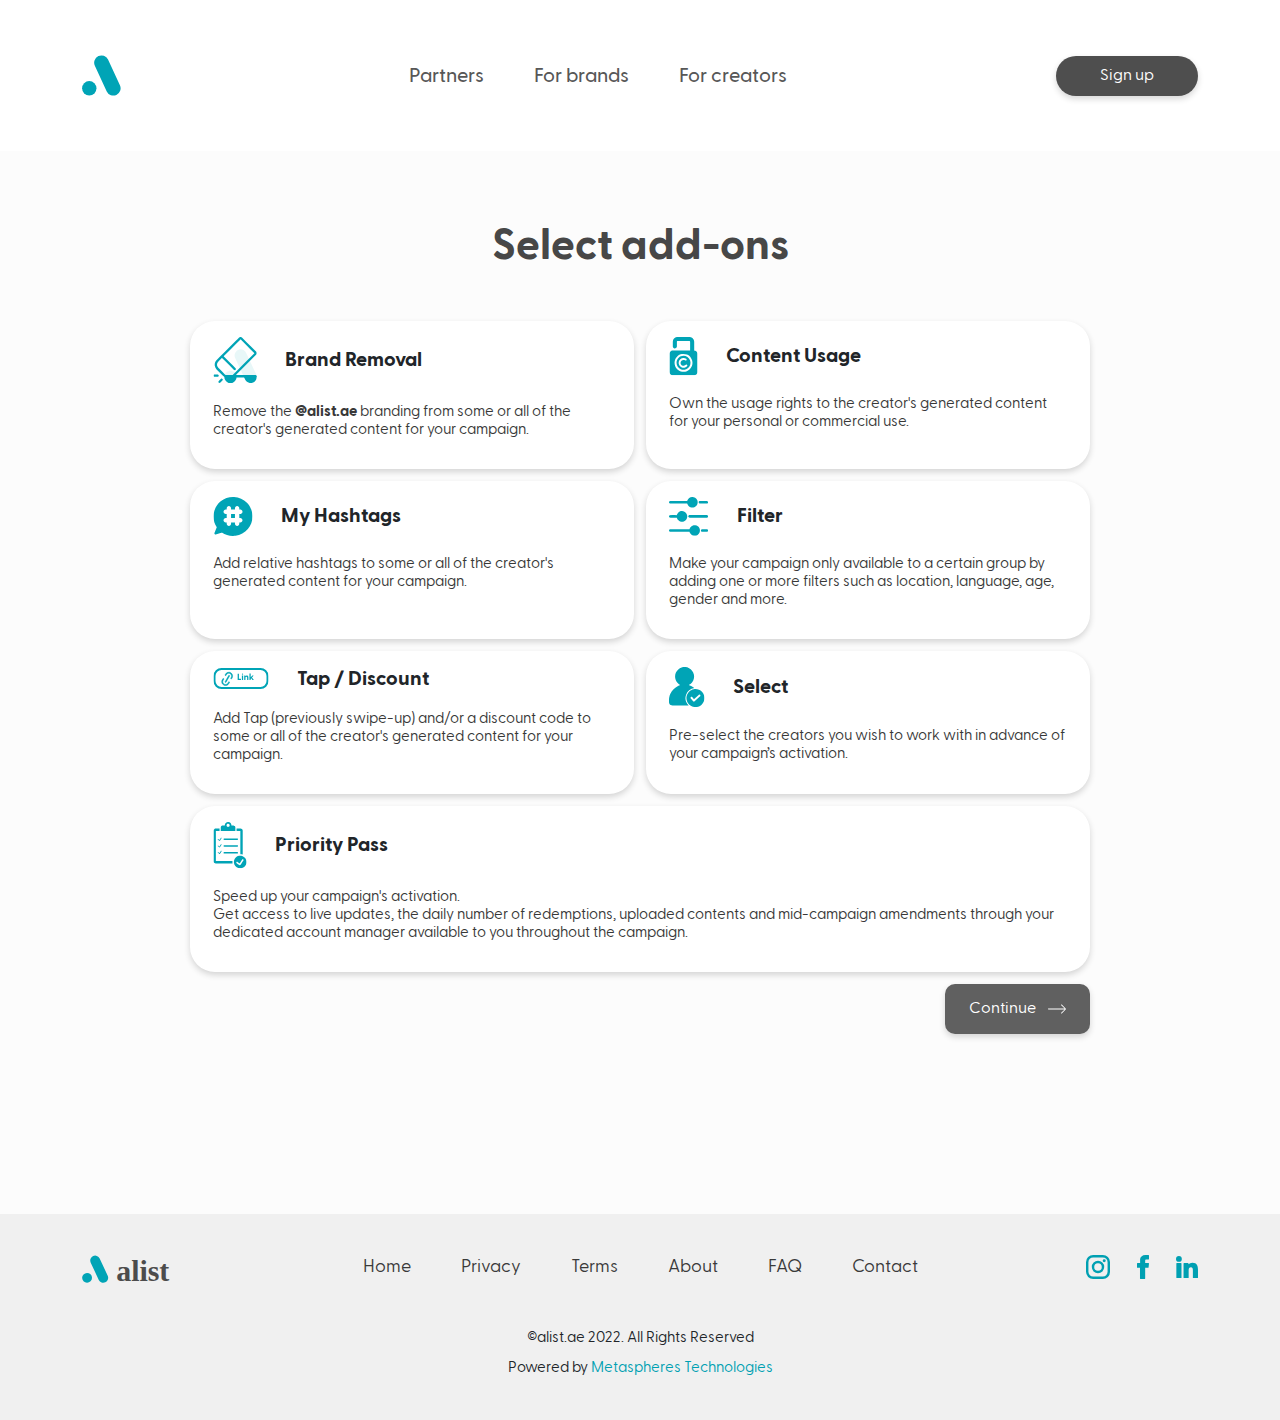
<file: index.html>
<!DOCTYPE html>
<html lang="en">
<head>
    <meta charset="UTF-8">
    <meta http-equiv="X-UA-Compatible" content="IE=edge">
    <meta name="viewport" content="width=device-width, initial-scale=1.0">
    <title>Alist</title>
    <link href="./css/bootstrap.min.css" rel="stylesheet" type="text/css">
    <link href="./font/stylesheet.css" rel="stylesheet" type="text/css">
    <link href="./css/style.css" rel="stylesheet" type="text/css">
</head>
<body>
   <main>
    <header>
        <div class="container">
            <div class="row">
                <nav class="navbar navbar-expand-lg">
                    <div class="container-fluid">
                      <a class="navbar-brand" href="#"><img src="./images/Logo.svg" alt="Logo"></a>
                      <button class="navbar-toggler toggle-icon-main" type="button" data-bs-toggle="collapse" data-bs-target="#navbarSupportedContent" aria-controls="navbarSupportedContent" aria-expanded="false" aria-label="Toggle navigation">
                        <span class="toggle-icon"></span>
                        <span class="toggle-icon"></span>
                        <span class="toggle-icon"></span>
                      </button>
                      <div class="collapse navbar-collapse" id="navbarSupportedContent">
                        <ul class="navbar-nav custome-nav me-auto mb-2 mb-lg-0 mx-auto">
                          <li class="nav-item">
                            <a class="nav-link" aria-current="page" href="#">Partners</a>
                          </li>
                          <li class="nav-item">
                            <a class="nav-link" aria-current="page" href="#">For brands</a>
                          </li>
                          <li class="nav-item">
                            <a class="nav-link" aria-current="page" href="#">For creators</a>
                          </li>
                        </ul>
                        <button class="sign-btn primary-btn">Sign up</button>
                      </div>
                    </div>
                  </nav>
            </div>
        </div>
    </header>
    <section class="body-content">
        <div class="container">
            <h1>Select add-ons</h1>
            <div class="wrapper">
                <div class="contain">
                    <div class="contain-box">
                        <div class="box-head">
                            <div class="icon">
                                <img class="blue-img" src="./images/Brand Removal.svg" alt="Brand Removal Icon">
                                <img class="white-img" src="./images/Brand Removal-white.svg" alt="Brand Removal Icon">
                            </div>
                            <h4>Brand Removal</h4>
                        </div>
                        <p>Remove the <span>@alist.ae</span> branding from some or all of the creator's generated content for your campaign.</p>
                    </div>
                    <div class="contain-box">
                        <div class="box-head">
                            <div class="icon">
                                <img class="blue-img" src="./images/content usage.svg" alt="content usage Icon">
                                <img class="white-img" src="./images/content usage-white.svg" alt="content usage Icon">
                            </div>
                            <h4>Content Usage</h4>
                        </div>
                        <p>Own the usage rights to the creator's generated content for your personal or commercial use.</p>
                    </div>                    
                </div>
                <div class="contain">
                    <div class="contain-box">
                        <div class="box-head">
                            <div class="icon">
                                <img class="blue-img" src="./images/My Hashtags.svg" alt="My Hashtags Icon">
                                <img class="white-img" src="./images/My Hashtags-white.svg" alt="My Hashtags Icon">
                            </div>
                            <h4>My Hashtags</h4>
                        </div>
                        <p>Add relative hashtags to some or all of the creator's generated content for your campaign.</p>
                    </div>
                    <div class="contain-box">
                        <div class="box-head">
                            <div class="icon">
                                <img class="blue-img" src="./images/filter.svg" alt="Filter Icon">
                                <img class="white-img" src="./images/filter-white.svg" alt="Filter Icon">
                            </div>
                            <h4>Filter</h4>
                        </div>
                        <p>Make your campaign only available to a certain group by adding one or more filters such as location, language, age, gender and more.</p>
                    </div>                    
                </div>
                <div class="contain">
                    <div class="contain-box">
                        <div class="box-head">
                            <div class="icon">
                                <img class="blue-img" src="./images/tap-discount.svg" alt="Tap Discount Icon">
                                <img class="white-img" src="./images/tap-discount-white.svg" alt="Tap Discount Icon">
                            </div>
                            <h4>Tap / Discount</h4>
                        </div>
                        <p>Add Tap (previously swipe-up) and/or a discount code to some or all of the creator's generated content for your campaign.</p>
                    </div>
                    <div class="contain-box">
                        <div class="box-head">
                            <div class="icon">
                                <img class="blue-img" src="./images/select 2.svg" alt="Select Icon">
                                <img class="white-img" src="./images/select 2-white.svg" alt="Select Icon">
                            </div>
                            <h4>Select</h4>
                        </div>
                        <p>Pre-select the creators you wish to work with in advance of your campaign’s activation.</p>
                    </div>                    
                </div>
                <div class="contain">
                    <div class="contain-box w-full">
                        <div class="box-head">
                            <div class="icon">
                                <img class="blue-img" src="./images/priority pass.svg" alt="priority pass Icon">
                                <img class="white-img" src="./images/priority pass-white.svg" alt="priority pass Icon">
                            </div>
                            <h4>Priority Pass</h4>
                        </div>
                        <p>Speed up your campaign's activation. <br> Get access to live updates, the daily number of redemptions, uploaded contents and mid-campaign amendments through your dedicated account manager available to you throughout the campaign.</p>
                    </div>                  
                </div>
                <button class="primary-btn continue-btn">Continue <span><img src="./images/right-arrow.svg"></span></button>
            </div>
        </div>
    </section>
    <footer>
        <div class="container">
            <div class="row">
                <div class="col"><img src="./images/logo-footer.svg" alt="logo Img"></div>
                <div class="col">
                    <ul class="menu">
                        <li>
                            <a href="">Home</a>
                        </li>
                        <li>
                            <a href="">Privacy</a>
                        </li>
                        <li>
                            <a href="">Terms</a>
                        </li>
                        <li>
                            <a href="">About</a>
                        </li>
                        <li>
                            <a href="">FAQ</a>
                        </li>
                        <li>
                            <a href="">Contact</a>
                        </li>
                    </ul>
                </div>
                <div class="col">
                    <ul class="social-media">
                        <li>
                            <a href=""><img width="24" src="./images/insta.svg" alt="insta Icon"></a>
                        </li>
                        <li>
                            <a href=""><img width="12" src="./images/fb.svg" alt="FB Icon"></a>
                        </li>
                        <li>
                            <a href=""><img width="22" src="./images/linkedin.svg" alt="linkedin Icon"></a>
                        </li>
                    </ul>
                </div>
            </div>
            <div class="footer-btm">
                <p>©alist.ae 2022. All Rights Reserved</p>
                <p>Powered by <a href="">Metaspheres Technologies</a></p>
            </div>
        </div>
    </footer>
   </main>
    <script src="./js/jquery-3.7.0.min.js"></script>
    <script src="./js/bootstrap.min.js"></script>
    <script src="./js/custom.js"></script>
</body>
</html>
</file>
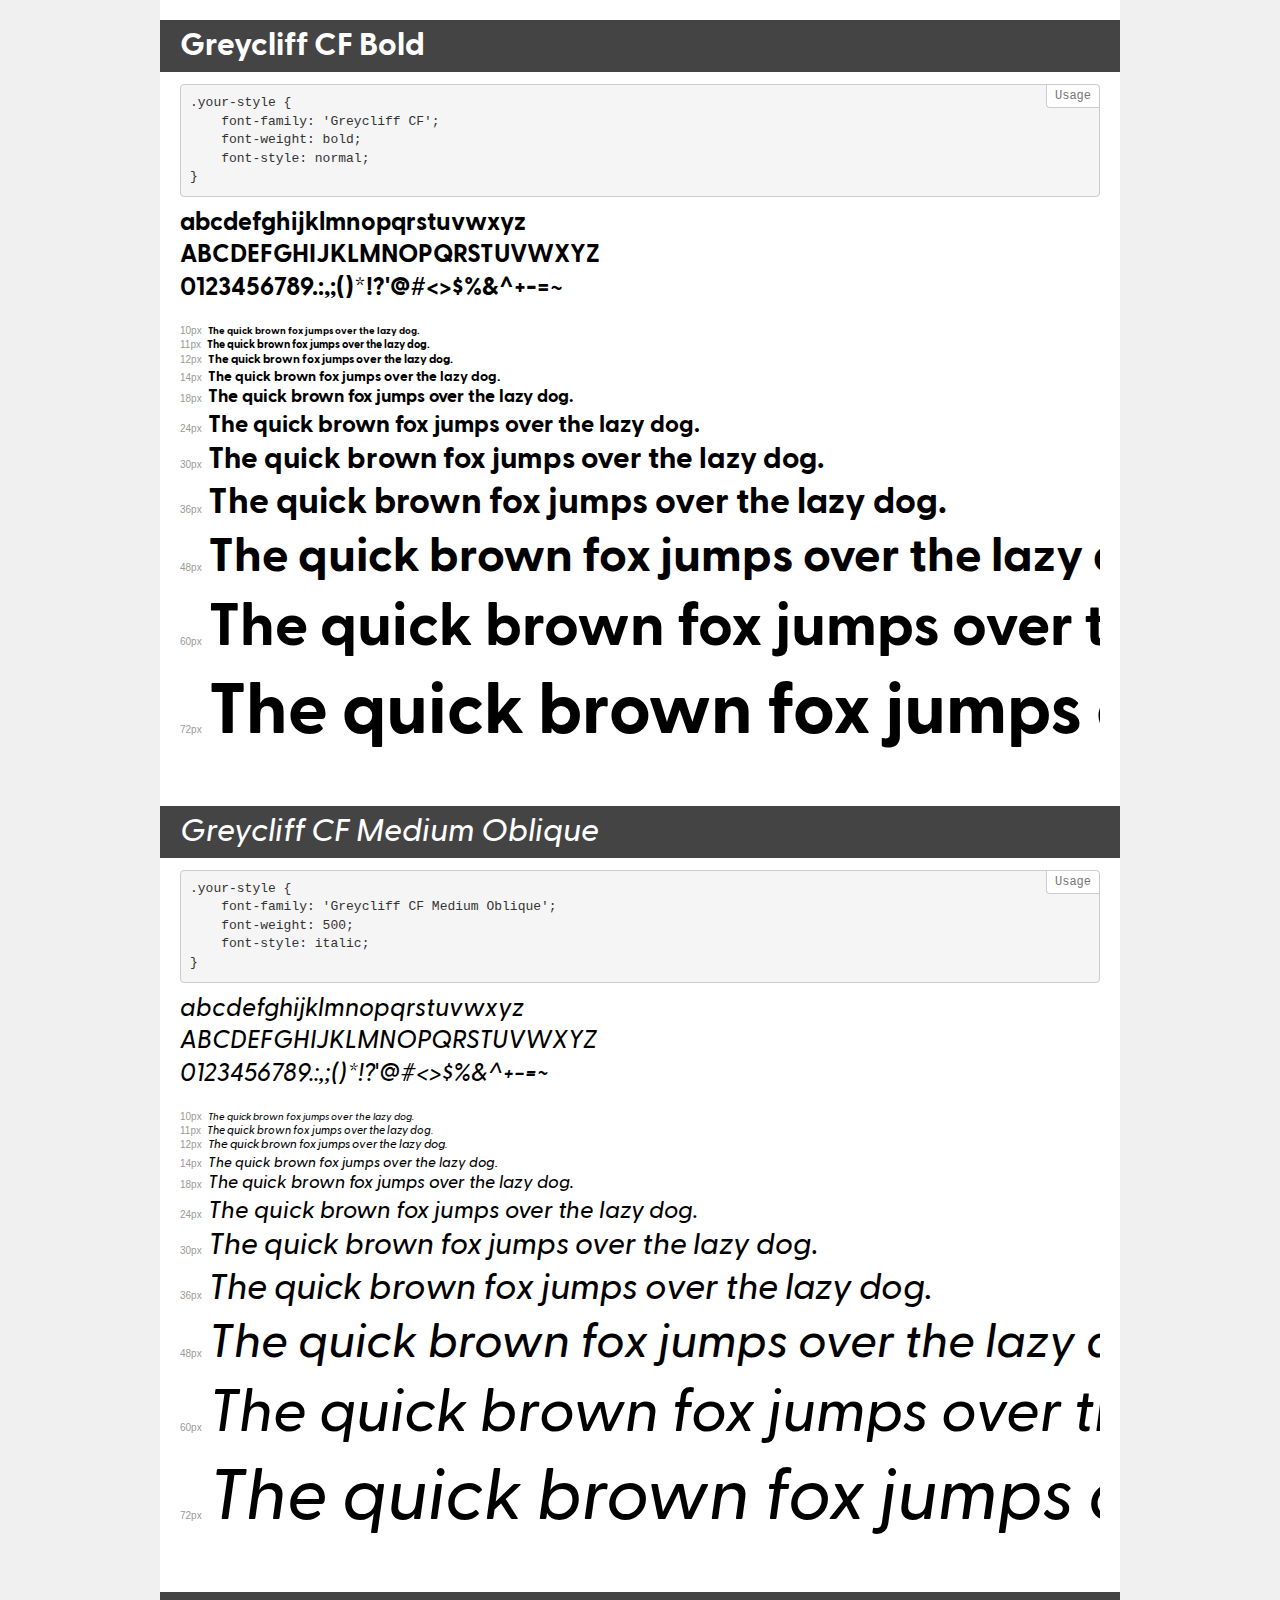
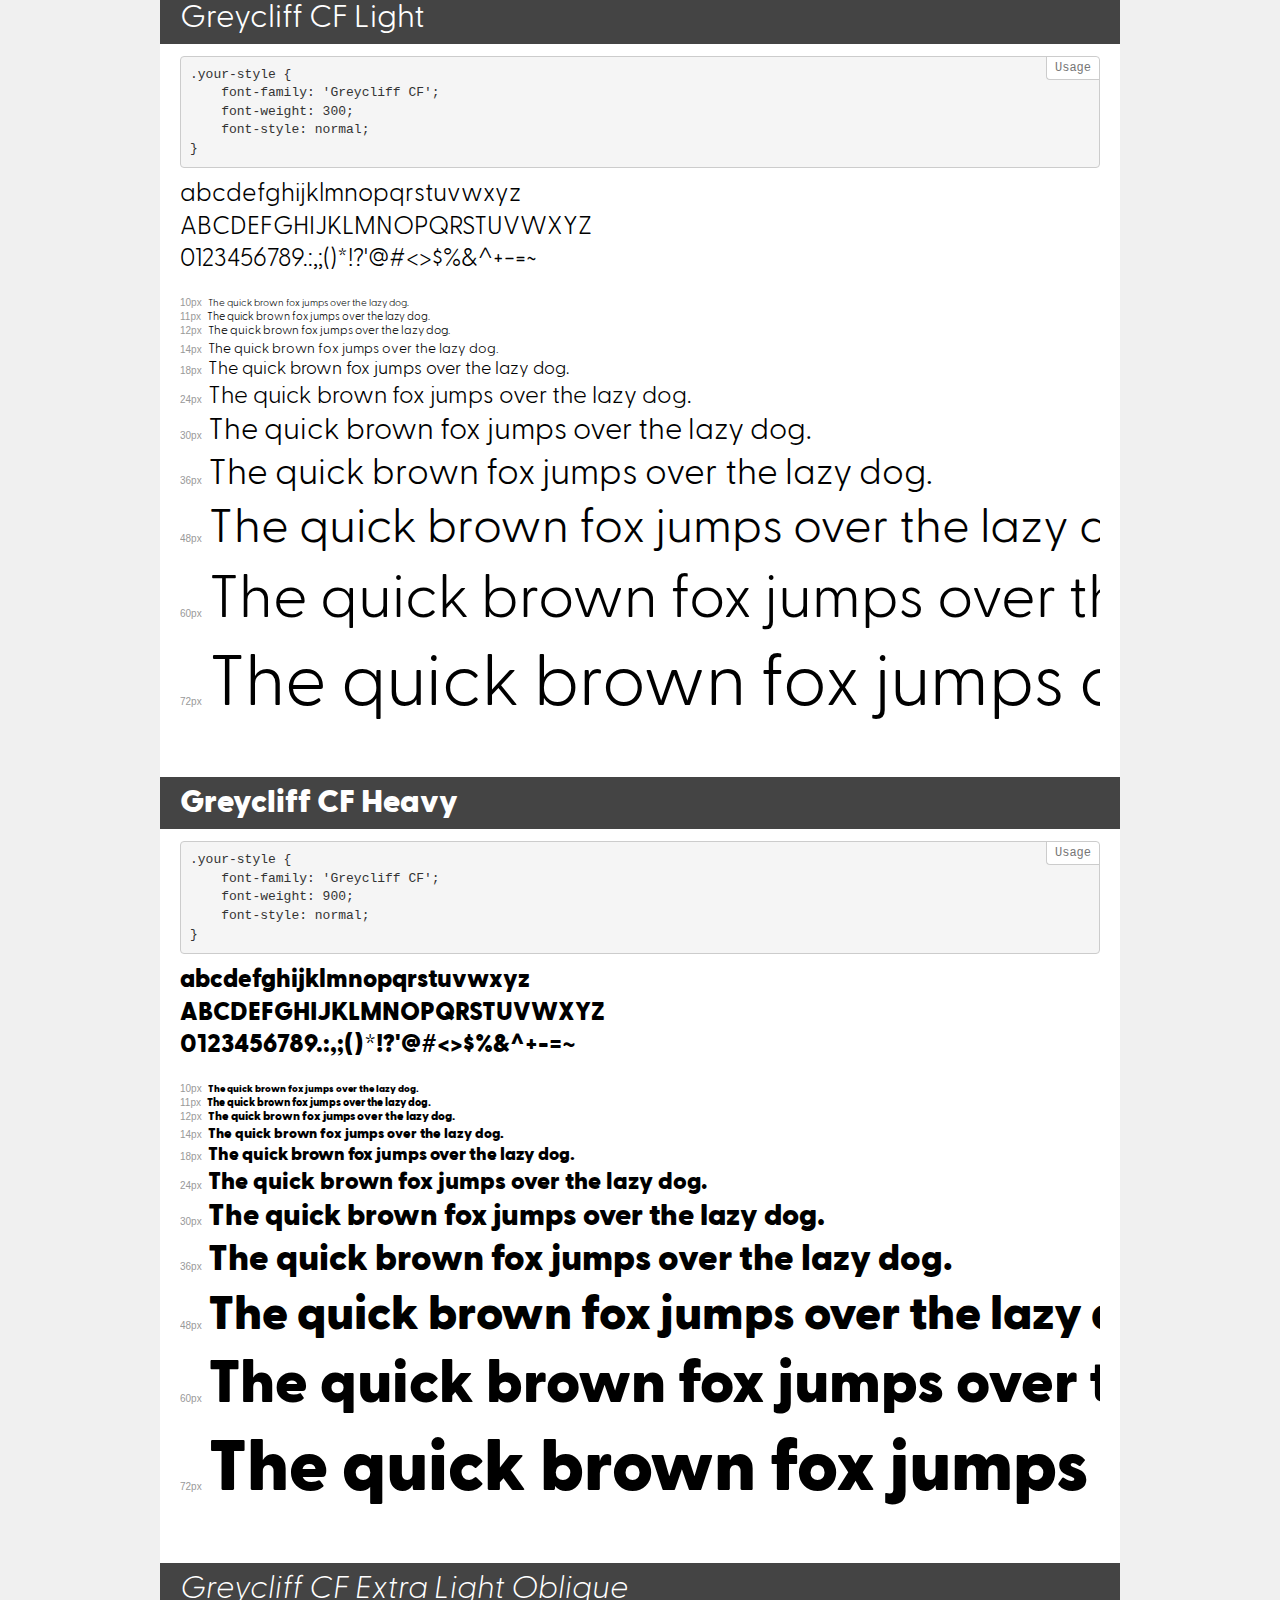
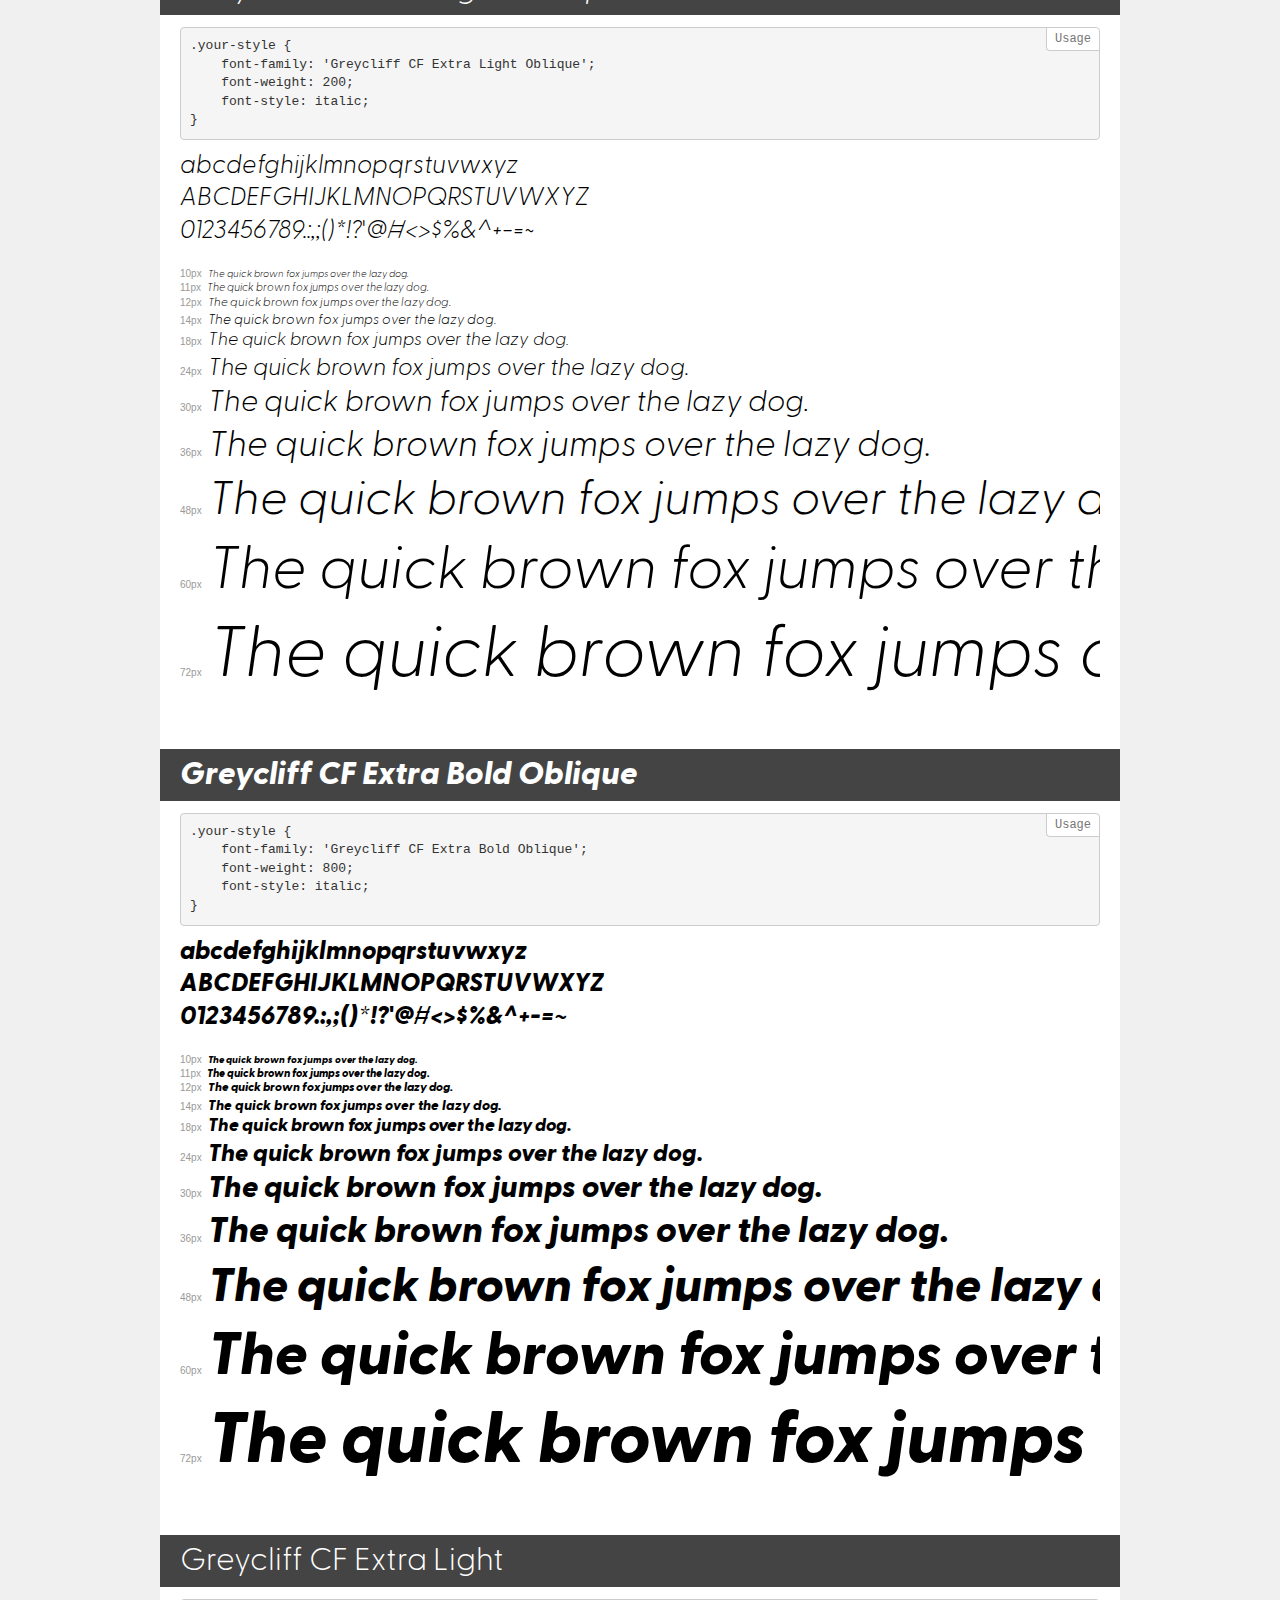
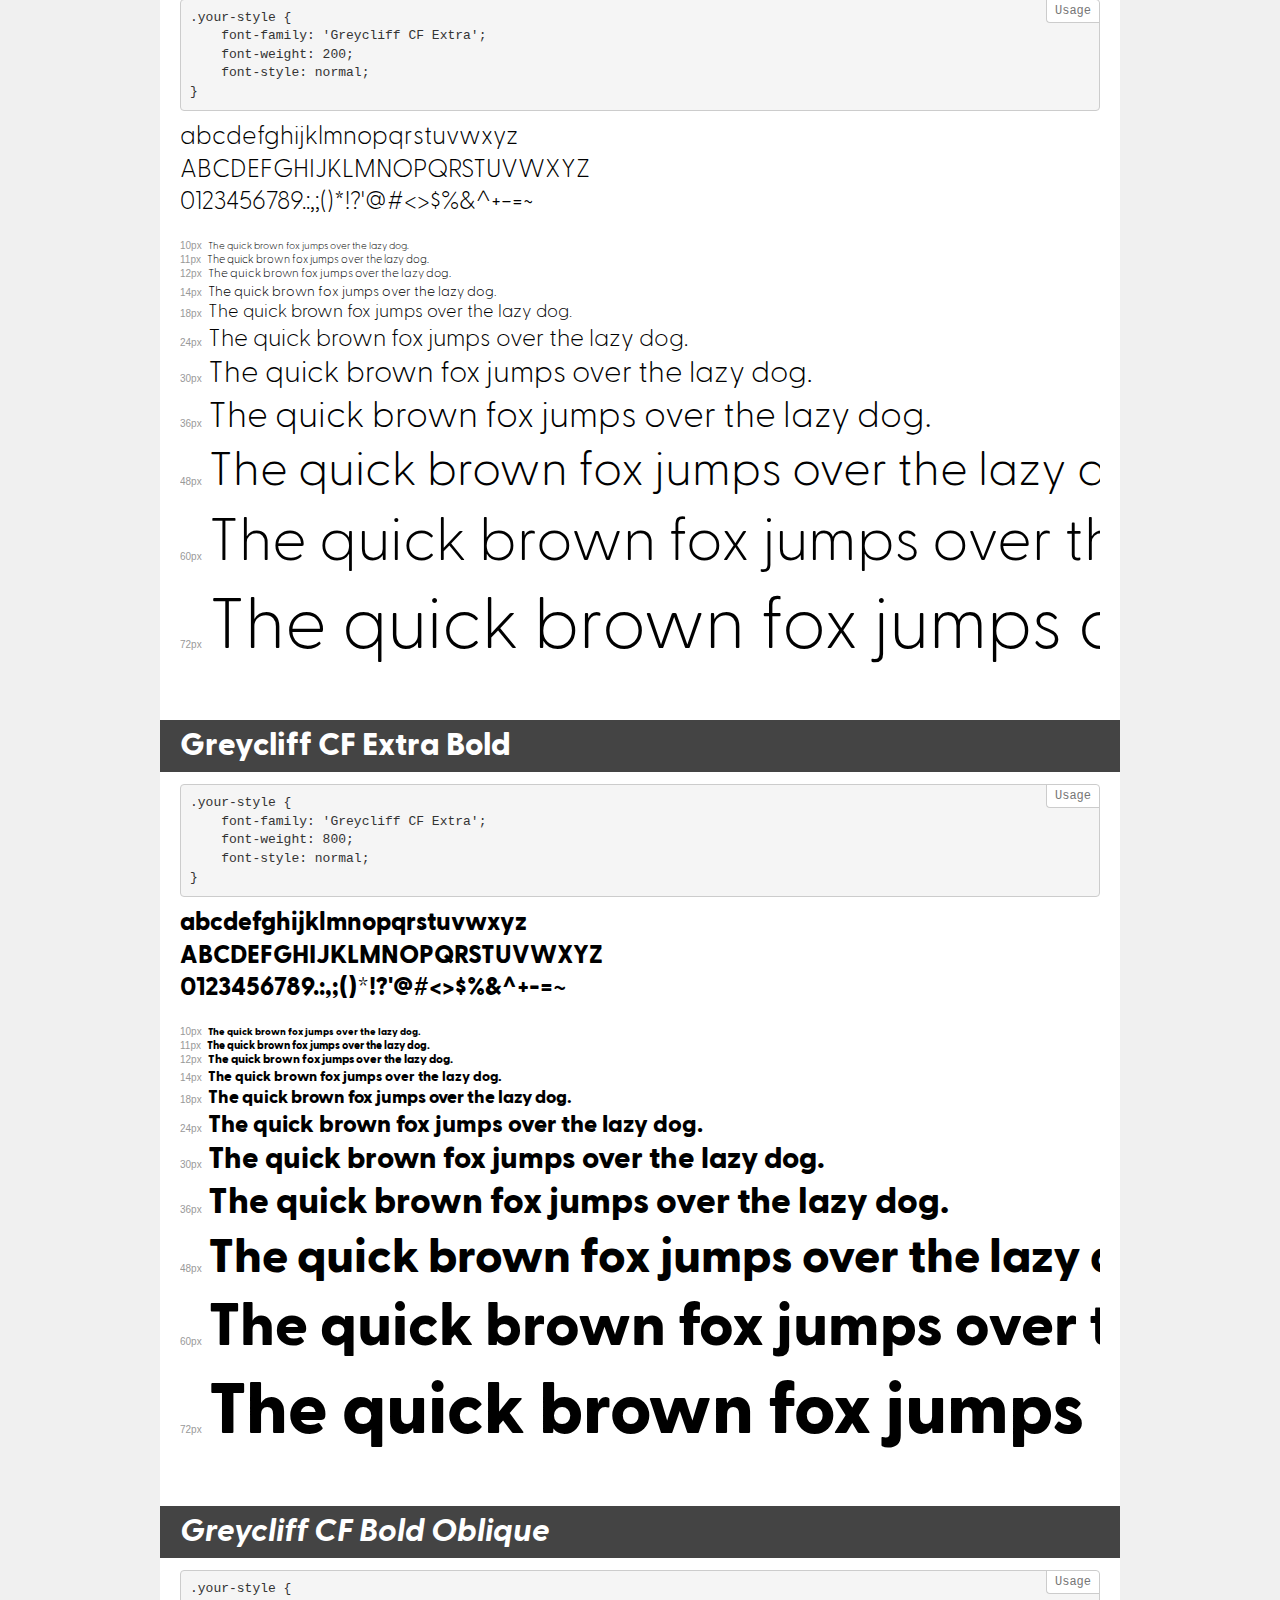
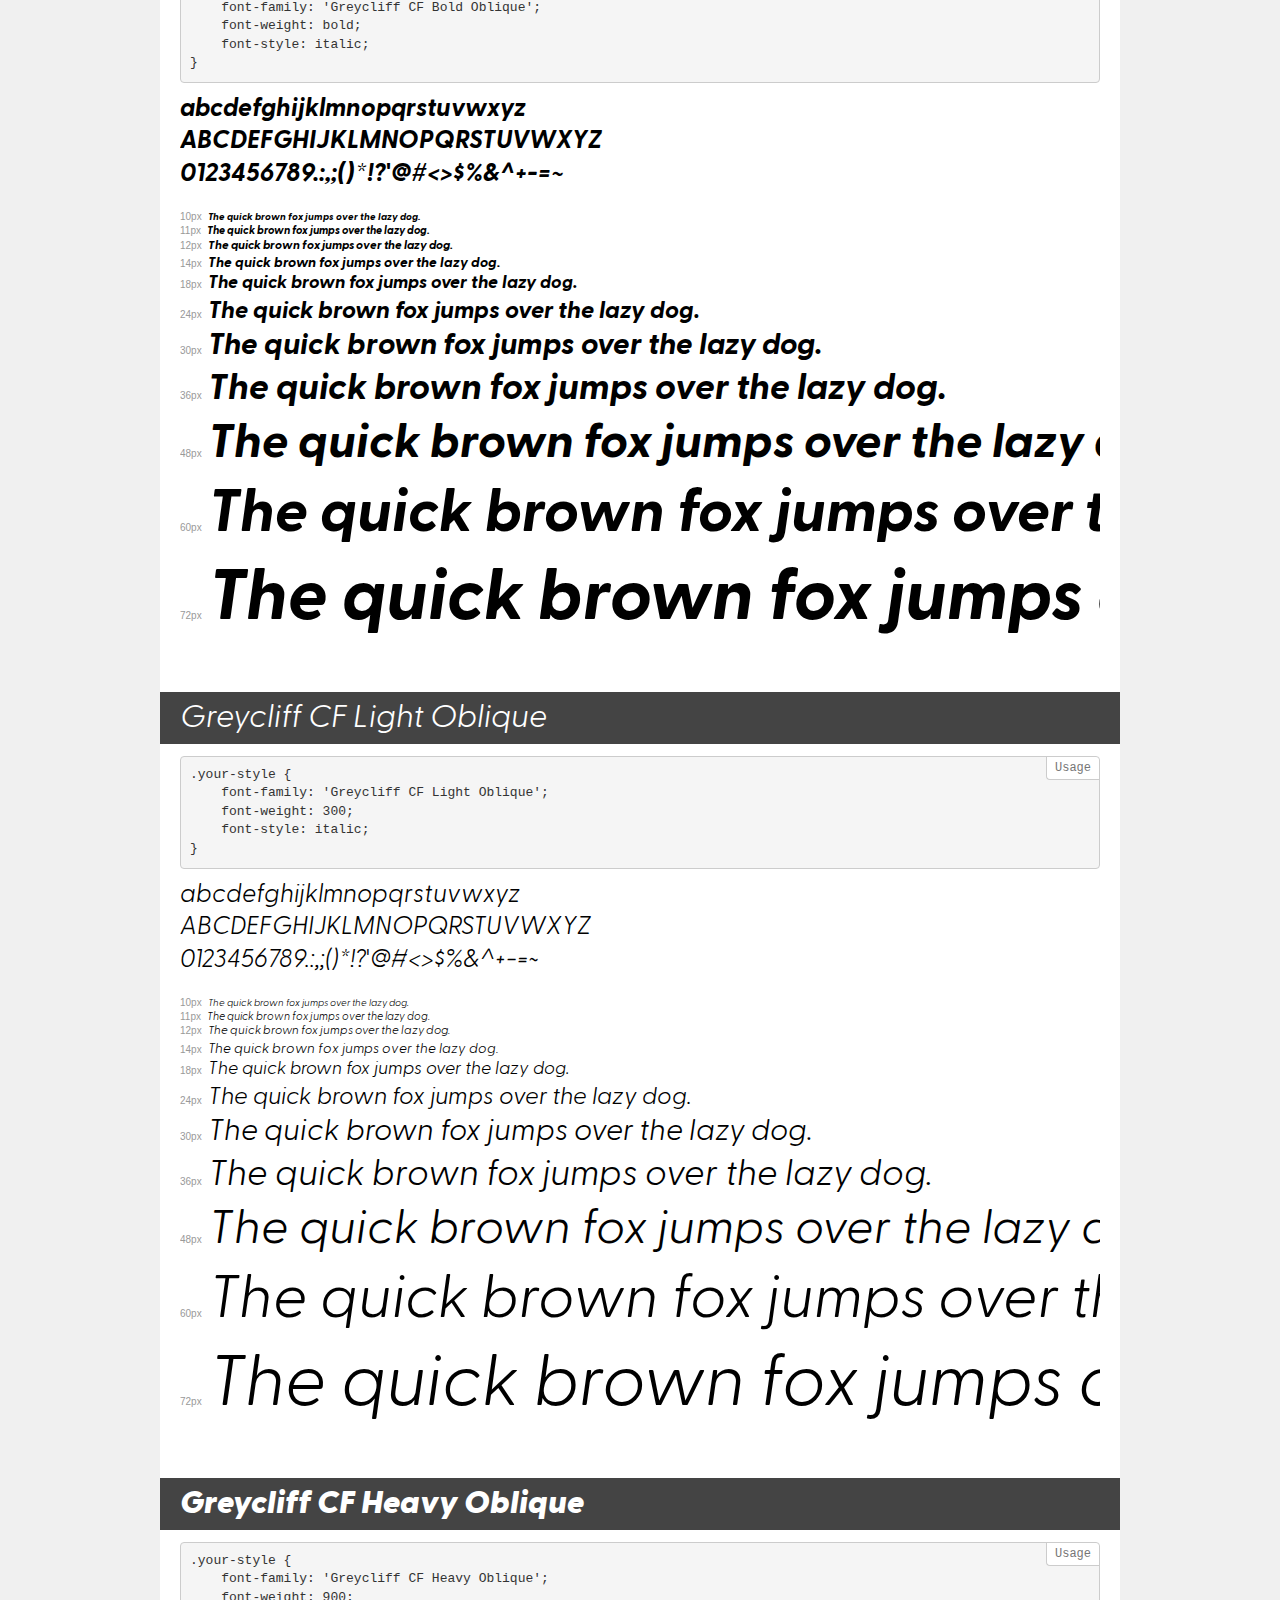
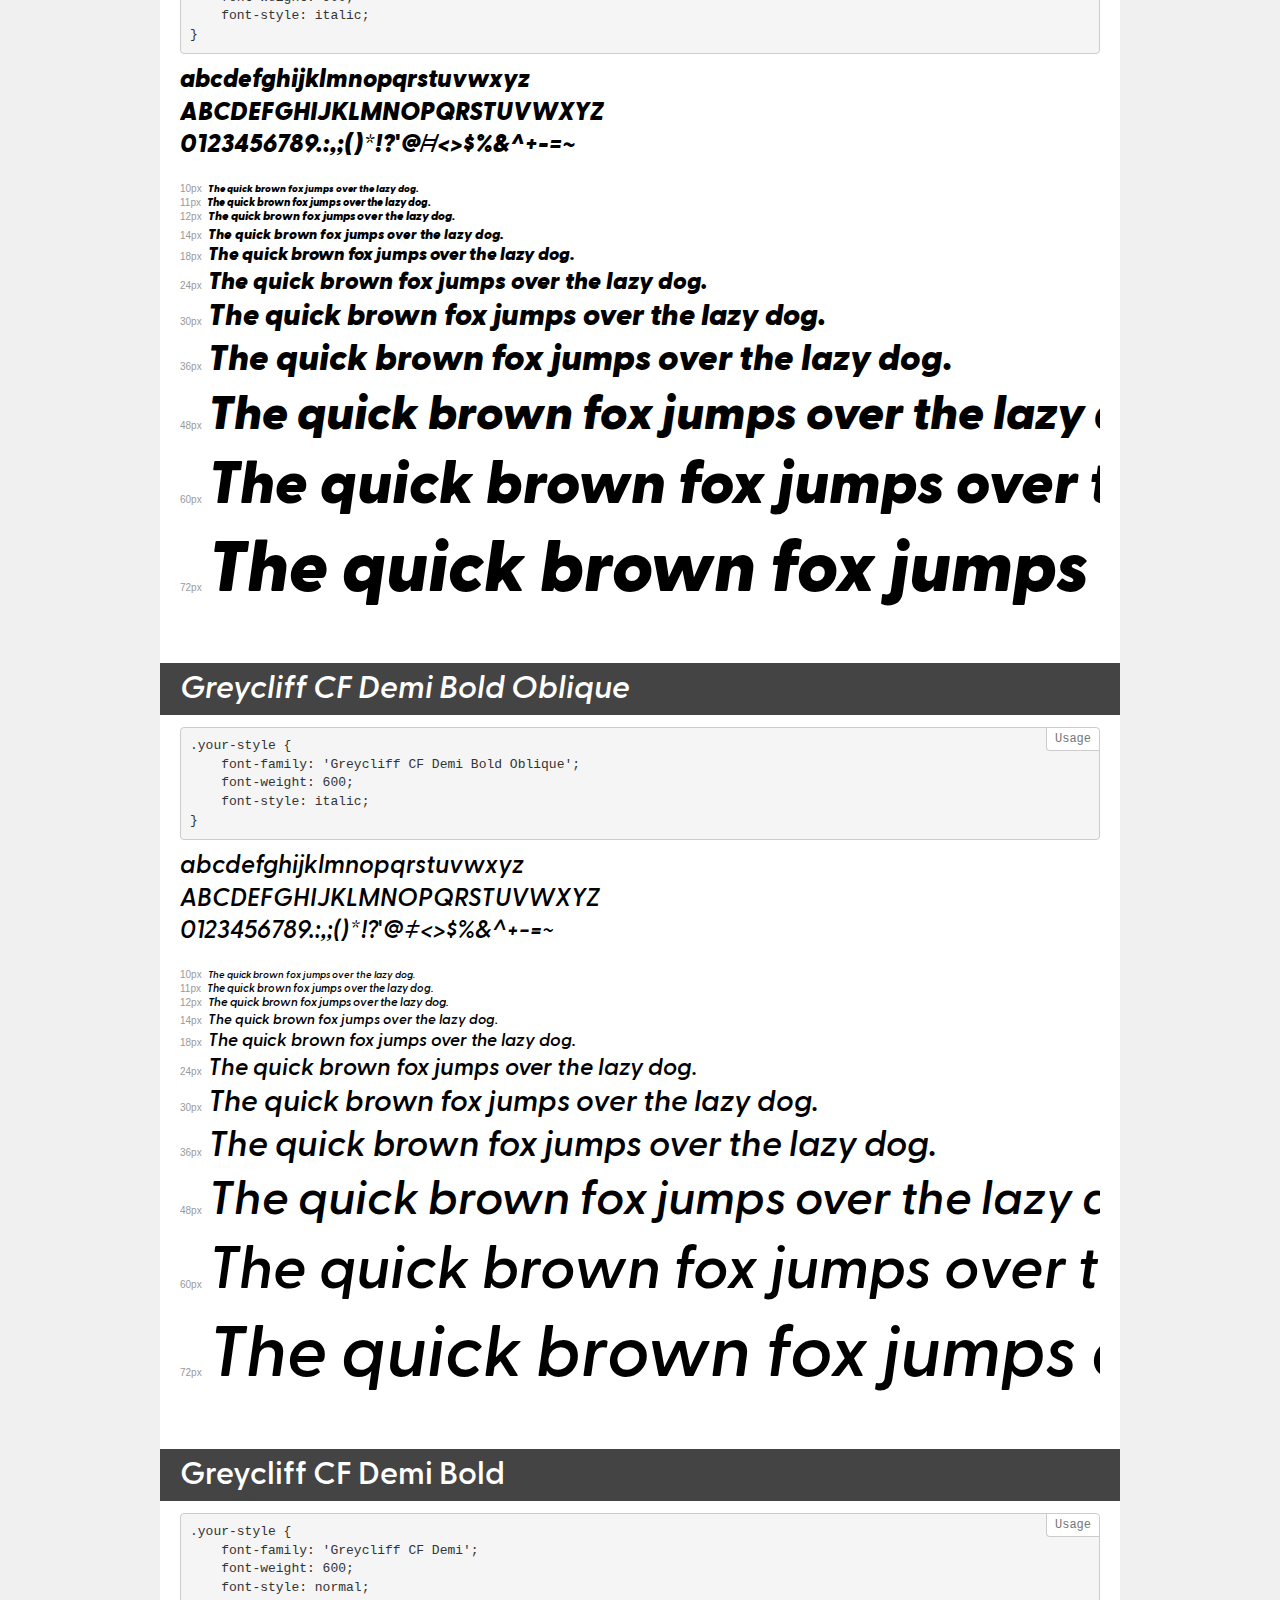
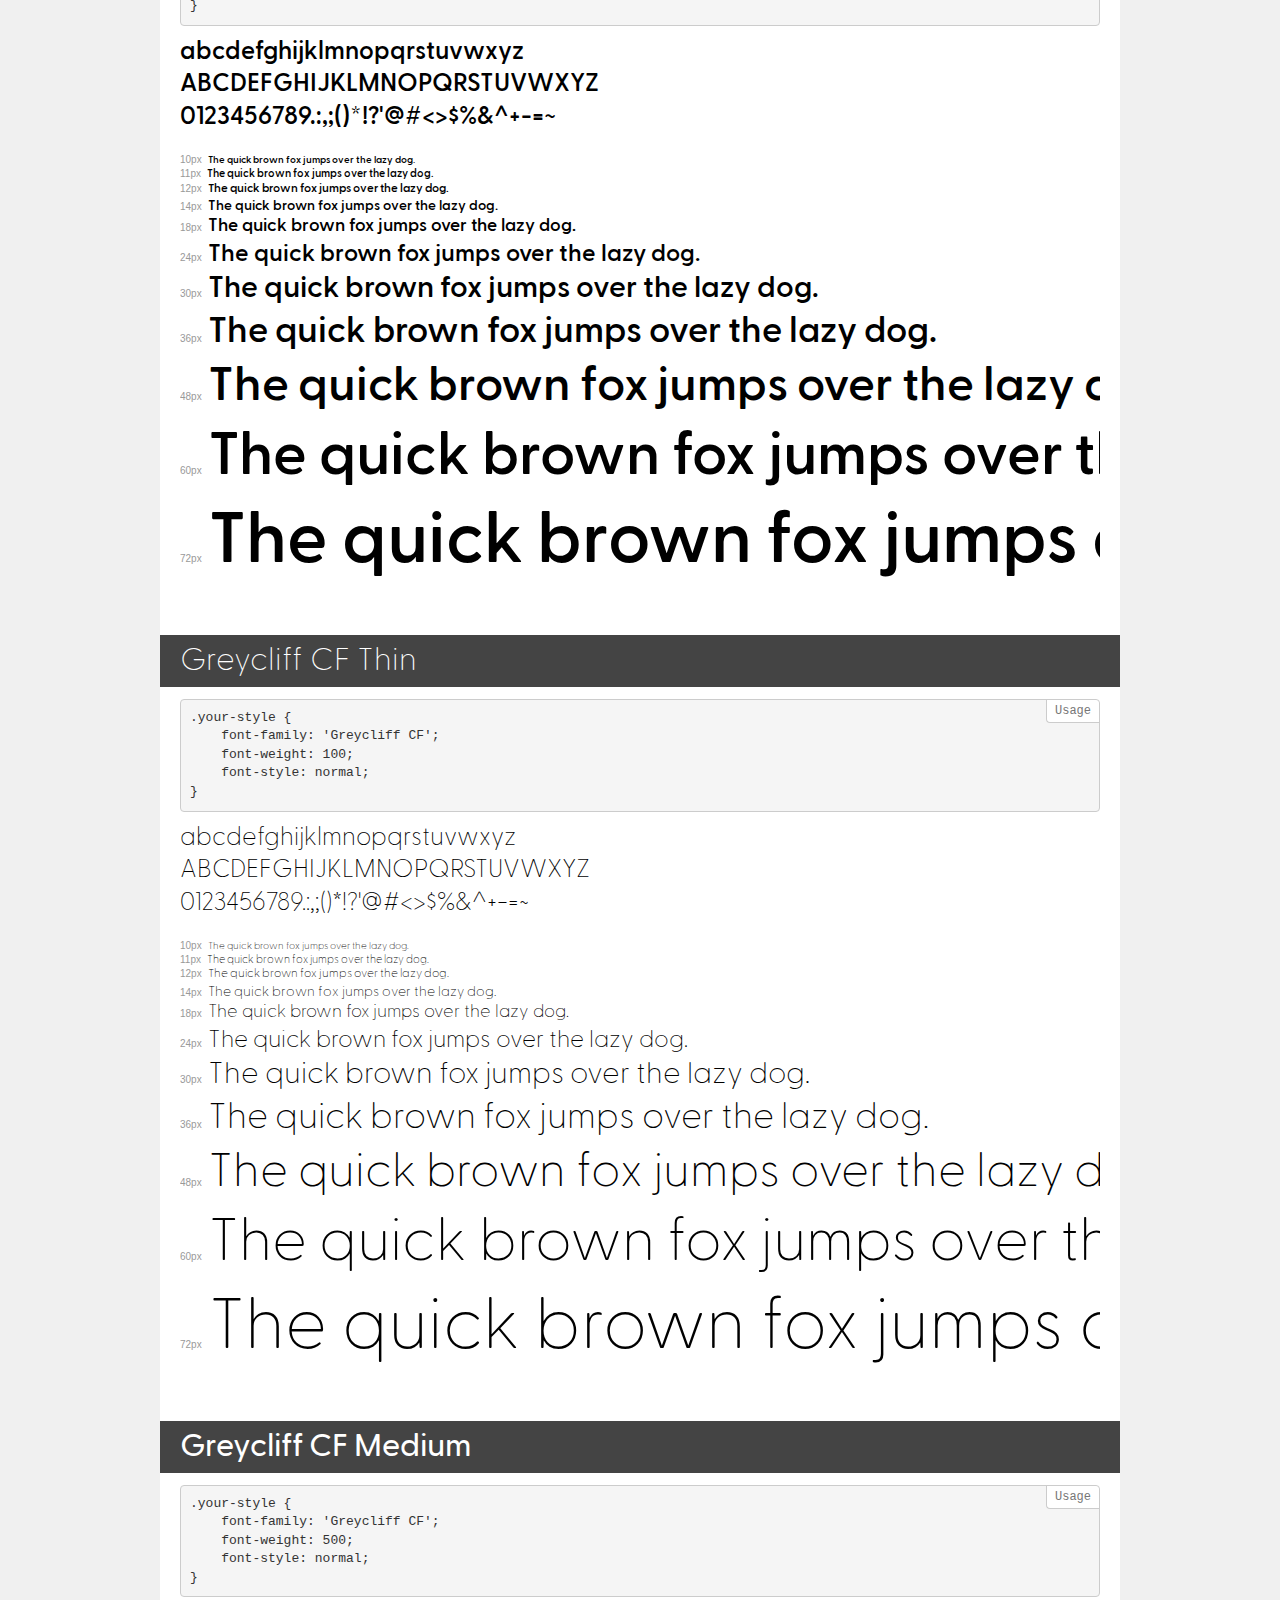
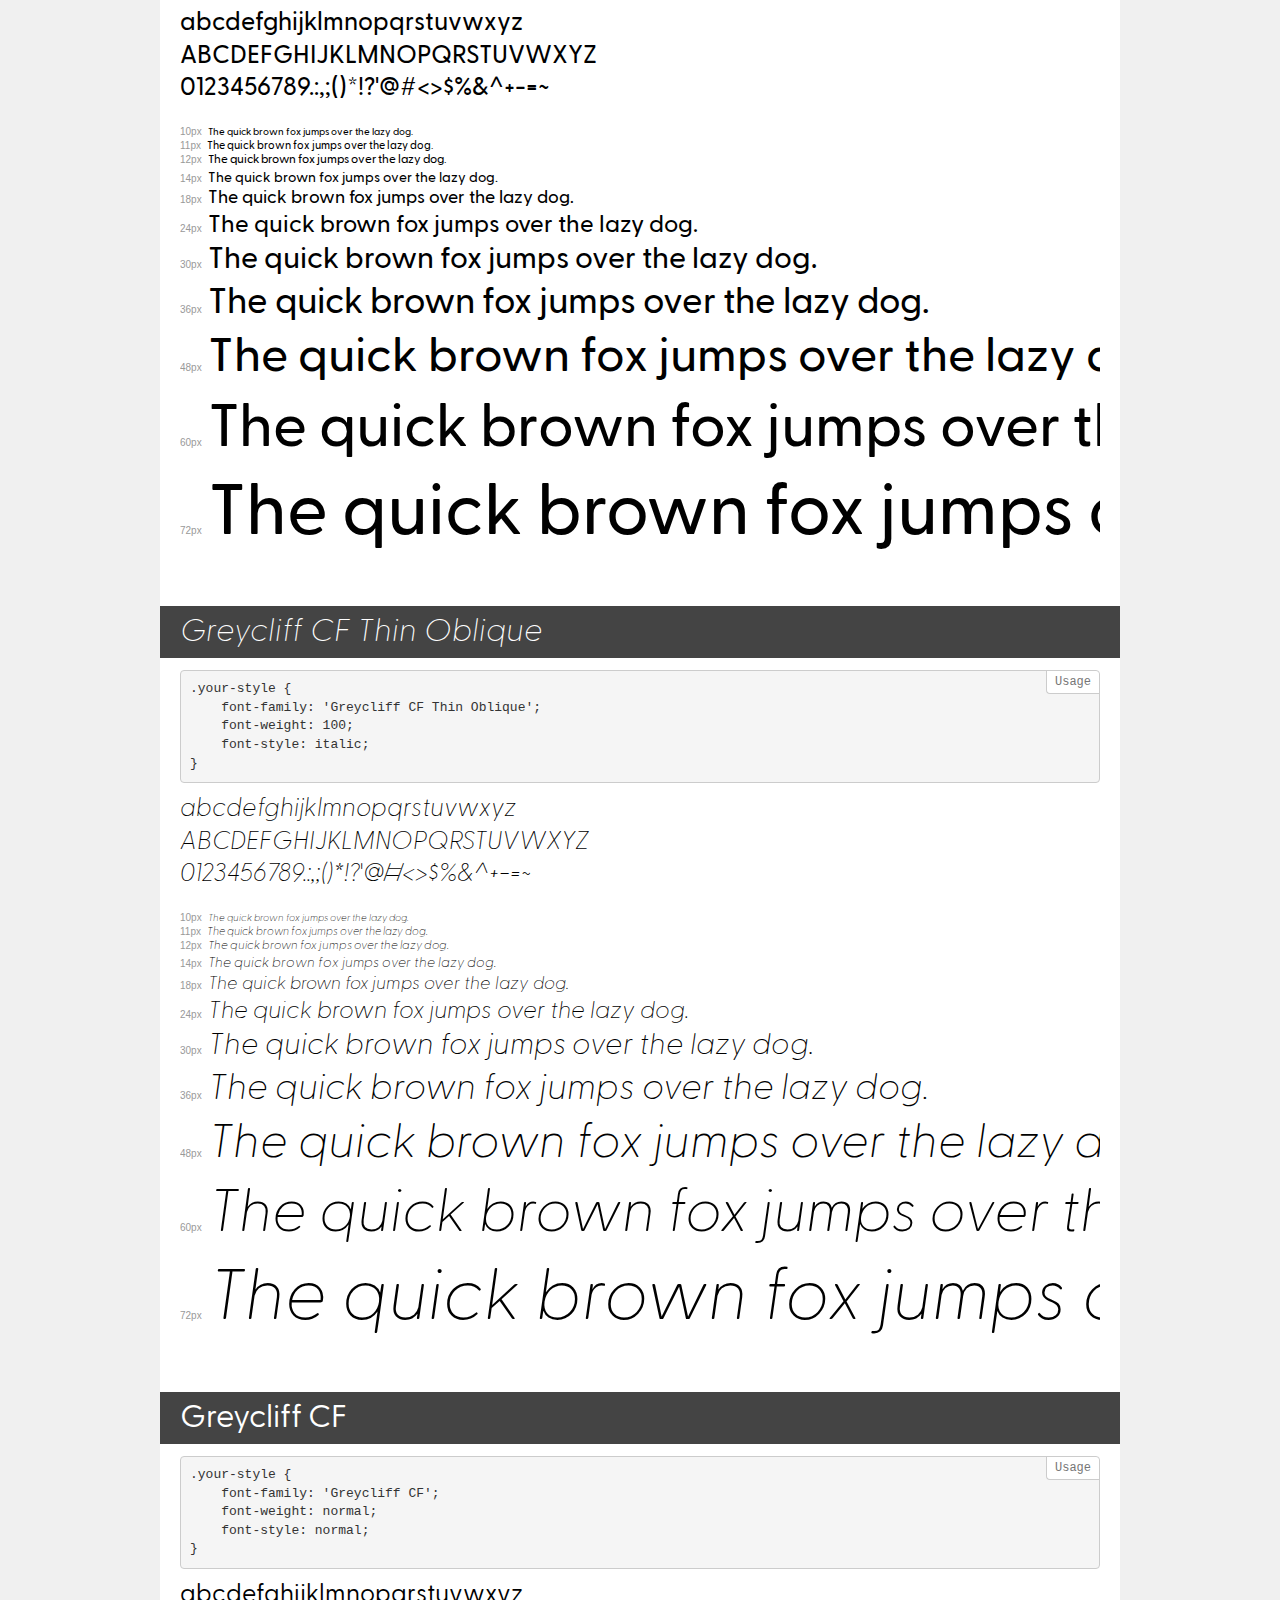
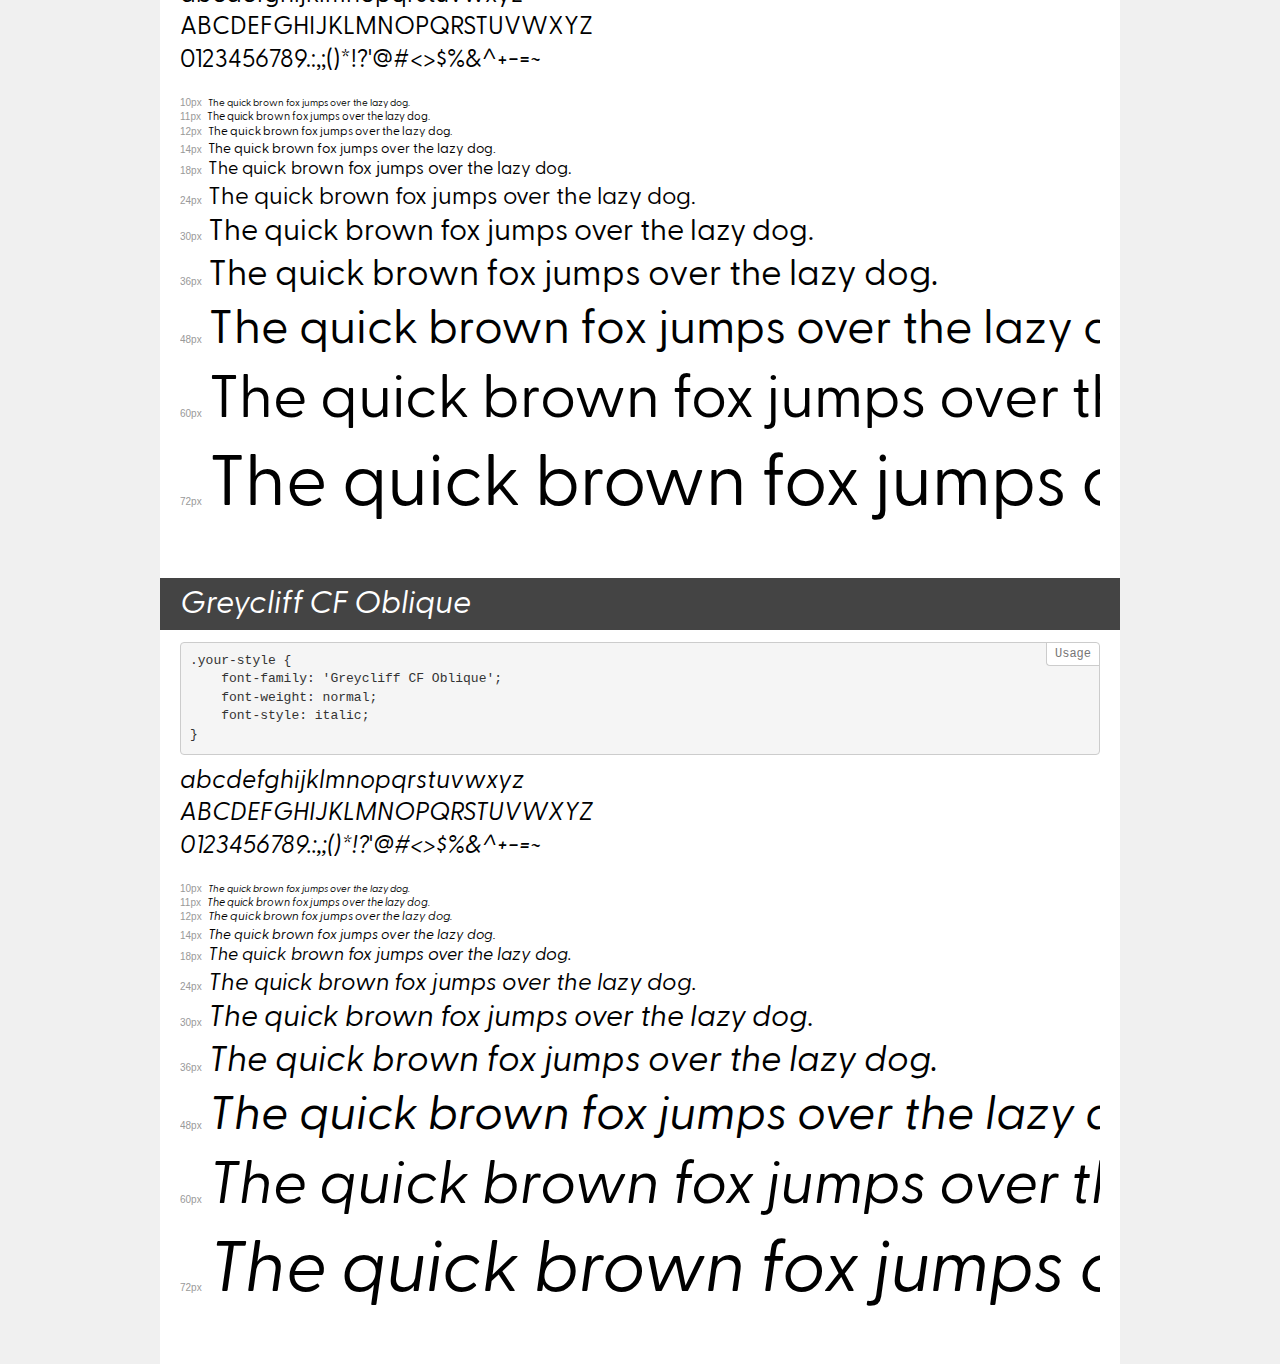
<file: font/demo.html>
<!DOCTYPE html>
<html lang="en">
<head>
    <meta charset="utf-8">
    <meta http-equiv="X-UA-Compatible" content="IE=edge">
    <meta name="viewport" content="width=device-width, initial-scale=1">
    <meta name="robots" content="noindex, noarchive">
    <meta name="format-detection" content="telephone=no">
    <title>Transfonter demo</title>
    <link href="stylesheet.css" rel="stylesheet">
    <style>
        /*
        http://meyerweb.com/eric/tools/css/reset/
        v2.0 | 20110126
        License: none (public domain)
        */
        html, body, div, span, applet, object, iframe,
        h1, h2, h3, h4, h5, h6, p, blockquote, pre,
        a, abbr, acronym, address, big, cite, code,
        del, dfn, em, img, ins, kbd, q, s, samp,
        small, strike, strong, sub, sup, tt, var,
        b, u, i, center,
        dl, dt, dd, ol, ul, li,
        fieldset, form, label, legend,
        table, caption, tbody, tfoot, thead, tr, th, td,
        article, aside, canvas, details, embed,
        figure, figcaption, footer, header, hgroup,
        menu, nav, output, ruby, section, summary,
        time, mark, audio, video {
            margin: 0;
            padding: 0;
            border: 0;
            font-size: 100%;
            font: inherit;
            vertical-align: baseline;
        }
        /* HTML5 display-role reset for older browsers */
        article, aside, details, figcaption, figure,
        footer, header, hgroup, menu, nav, section {
            display: block;
        }
        body {
            line-height: 1;
        }
        ol, ul {
            list-style: none;
        }
        blockquote, q {
            quotes: none;
        }
        blockquote:before, blockquote:after,
        q:before, q:after {
            content: '';
            content: none;
        }
        table {
            border-collapse: collapse;
            border-spacing: 0;
        }
        /* demo styles */
        body {
            background: #f0f0f0;
            color: #000;
        }
        .page {
            background: #fff;
            width: 920px;
            margin: 0 auto;
            padding: 20px 20px 0 20px;
            overflow: hidden;
        }
        .font-container {
            overflow-x: auto;
            overflow-y: hidden;
            margin-bottom: 40px;
            line-height: 1.3;
            white-space: nowrap;
            padding-bottom: 5px;
        }
        h1 {
            position: relative;
            background: #444;
            font-size: 32px;
            color: #fff;
            padding: 10px 20px;
            margin: 0 -20px 12px -20px;
        }
        .letters {
            font-size: 25px;
            margin-bottom: 20px;
        }
        .s10:before {
            content: '10px';
        }
        .s11:before {
            content: '11px';
        }
        .s12:before {
            content: '12px';
        }
        .s14:before {
            content: '14px';
        }
        .s18:before {
            content: '18px';
        }
        .s24:before {
            content: '24px';
        }
        .s30:before {
            content: '30px';
        }
        .s36:before {
            content: '36px';
        }
        .s48:before {
            content: '48px';
        }
        .s60:before {
            content: '60px';
        }
        .s72:before {
            content: '72px';
        }
        .s10:before, .s11:before, .s12:before, .s14:before,
        .s18:before, .s24:before, .s30:before, .s36:before,
        .s48:before, .s60:before, .s72:before {
            font-family: Arial, sans-serif;
            font-size: 10px;
            font-weight: normal;
            font-style: normal;
            color: #999;
            padding-right: 6px;
        }
        pre {
            display: block;
            position: relative;
            padding: 9px;
            margin: 0 0 10px;
            font-family: Monaco, Menlo, Consolas, "Courier New", monospace;
            font-size: 13px;
            line-height: 1.428571429;
            color: #333;
            font-weight: normal;
            font-style: normal;
            background-color: #f5f5f5;
            border: 1px solid #ccc;
            overflow-x: auto;
            border-radius: 4px;
        }
        pre:after {
            display: block;
            position: absolute;
            right: 0;
            top: 0;
            content: 'Usage';
            line-height: 1;
            padding: 5px 8px;
            font-size: 12px;
            color: #767676;
            background-color: #fff;
            border: 1px solid #ccc;
            border-right: none;
            border-top: none;
            border-radius: 0 4px 0 4px;
            z-index: 10;
        }
        /* responsive */
        @media (max-width: 959px) {
            .page {
                width: auto;
                margin: 0;
            }
        }
    </style>
</head>
<body>
<div class="page">
    <div class="demo">
        <h1 style="font-family: 'Greycliff CF'; font-weight: bold; font-style: normal;">Greycliff CF Bold</h1>
        <pre>.your-style {
    font-family: 'Greycliff CF';
    font-weight: bold;
    font-style: normal;
}</pre>
        <div class="font-container" style="font-family: 'Greycliff CF'; font-weight: bold; font-style: normal;">
            <p class="letters">
                abcdefghijklmnopqrstuvwxyz<br>
ABCDEFGHIJKLMNOPQRSTUVWXYZ<br>
                0123456789.:,;()*!?'@#<>$%&^+-=~
            </p>
            <p class="s10" style="font-size: 10px;">The quick brown fox jumps over the lazy dog.</p>
            <p class="s11" style="font-size: 11px;">The quick brown fox jumps over the lazy dog.</p>
            <p class="s12" style="font-size: 12px;">The quick brown fox jumps over the lazy dog.</p>
            <p class="s14" style="font-size: 14px;">The quick brown fox jumps over the lazy dog.</p>
            <p class="s18" style="font-size: 18px;">The quick brown fox jumps over the lazy dog.</p>
            <p class="s24" style="font-size: 24px;">The quick brown fox jumps over the lazy dog.</p>
            <p class="s30" style="font-size: 30px;">The quick brown fox jumps over the lazy dog.</p>
            <p class="s36" style="font-size: 36px;">The quick brown fox jumps over the lazy dog.</p>
            <p class="s48" style="font-size: 48px;">The quick brown fox jumps over the lazy dog.</p>
            <p class="s60" style="font-size: 60px;">The quick brown fox jumps over the lazy dog.</p>
            <p class="s72" style="font-size: 72px;">The quick brown fox jumps over the lazy dog.</p>
        </div>
    </div>
    <div class="demo">
        <h1 style="font-family: 'Greycliff CF Medium Oblique'; font-weight: 500; font-style: italic;">Greycliff CF Medium Oblique</h1>
        <pre>.your-style {
    font-family: 'Greycliff CF Medium Oblique';
    font-weight: 500;
    font-style: italic;
}</pre>
        <div class="font-container" style="font-family: 'Greycliff CF Medium Oblique'; font-weight: 500; font-style: italic;">
            <p class="letters">
                abcdefghijklmnopqrstuvwxyz<br>
ABCDEFGHIJKLMNOPQRSTUVWXYZ<br>
                0123456789.:,;()*!?'@#<>$%&^+-=~
            </p>
            <p class="s10" style="font-size: 10px;">The quick brown fox jumps over the lazy dog.</p>
            <p class="s11" style="font-size: 11px;">The quick brown fox jumps over the lazy dog.</p>
            <p class="s12" style="font-size: 12px;">The quick brown fox jumps over the lazy dog.</p>
            <p class="s14" style="font-size: 14px;">The quick brown fox jumps over the lazy dog.</p>
            <p class="s18" style="font-size: 18px;">The quick brown fox jumps over the lazy dog.</p>
            <p class="s24" style="font-size: 24px;">The quick brown fox jumps over the lazy dog.</p>
            <p class="s30" style="font-size: 30px;">The quick brown fox jumps over the lazy dog.</p>
            <p class="s36" style="font-size: 36px;">The quick brown fox jumps over the lazy dog.</p>
            <p class="s48" style="font-size: 48px;">The quick brown fox jumps over the lazy dog.</p>
            <p class="s60" style="font-size: 60px;">The quick brown fox jumps over the lazy dog.</p>
            <p class="s72" style="font-size: 72px;">The quick brown fox jumps over the lazy dog.</p>
        </div>
    </div>
    <div class="demo">
        <h1 style="font-family: 'Greycliff CF'; font-weight: 300; font-style: normal;">Greycliff CF Light</h1>
        <pre>.your-style {
    font-family: 'Greycliff CF';
    font-weight: 300;
    font-style: normal;
}</pre>
        <div class="font-container" style="font-family: 'Greycliff CF'; font-weight: 300; font-style: normal;">
            <p class="letters">
                abcdefghijklmnopqrstuvwxyz<br>
ABCDEFGHIJKLMNOPQRSTUVWXYZ<br>
                0123456789.:,;()*!?'@#<>$%&^+-=~
            </p>
            <p class="s10" style="font-size: 10px;">The quick brown fox jumps over the lazy dog.</p>
            <p class="s11" style="font-size: 11px;">The quick brown fox jumps over the lazy dog.</p>
            <p class="s12" style="font-size: 12px;">The quick brown fox jumps over the lazy dog.</p>
            <p class="s14" style="font-size: 14px;">The quick brown fox jumps over the lazy dog.</p>
            <p class="s18" style="font-size: 18px;">The quick brown fox jumps over the lazy dog.</p>
            <p class="s24" style="font-size: 24px;">The quick brown fox jumps over the lazy dog.</p>
            <p class="s30" style="font-size: 30px;">The quick brown fox jumps over the lazy dog.</p>
            <p class="s36" style="font-size: 36px;">The quick brown fox jumps over the lazy dog.</p>
            <p class="s48" style="font-size: 48px;">The quick brown fox jumps over the lazy dog.</p>
            <p class="s60" style="font-size: 60px;">The quick brown fox jumps over the lazy dog.</p>
            <p class="s72" style="font-size: 72px;">The quick brown fox jumps over the lazy dog.</p>
        </div>
    </div>
    <div class="demo">
        <h1 style="font-family: 'Greycliff CF'; font-weight: 900; font-style: normal;">Greycliff CF Heavy</h1>
        <pre>.your-style {
    font-family: 'Greycliff CF';
    font-weight: 900;
    font-style: normal;
}</pre>
        <div class="font-container" style="font-family: 'Greycliff CF'; font-weight: 900; font-style: normal;">
            <p class="letters">
                abcdefghijklmnopqrstuvwxyz<br>
ABCDEFGHIJKLMNOPQRSTUVWXYZ<br>
                0123456789.:,;()*!?'@#<>$%&^+-=~
            </p>
            <p class="s10" style="font-size: 10px;">The quick brown fox jumps over the lazy dog.</p>
            <p class="s11" style="font-size: 11px;">The quick brown fox jumps over the lazy dog.</p>
            <p class="s12" style="font-size: 12px;">The quick brown fox jumps over the lazy dog.</p>
            <p class="s14" style="font-size: 14px;">The quick brown fox jumps over the lazy dog.</p>
            <p class="s18" style="font-size: 18px;">The quick brown fox jumps over the lazy dog.</p>
            <p class="s24" style="font-size: 24px;">The quick brown fox jumps over the lazy dog.</p>
            <p class="s30" style="font-size: 30px;">The quick brown fox jumps over the lazy dog.</p>
            <p class="s36" style="font-size: 36px;">The quick brown fox jumps over the lazy dog.</p>
            <p class="s48" style="font-size: 48px;">The quick brown fox jumps over the lazy dog.</p>
            <p class="s60" style="font-size: 60px;">The quick brown fox jumps over the lazy dog.</p>
            <p class="s72" style="font-size: 72px;">The quick brown fox jumps over the lazy dog.</p>
        </div>
    </div>
    <div class="demo">
        <h1 style="font-family: 'Greycliff CF Extra Light Oblique'; font-weight: 200; font-style: italic;">Greycliff CF Extra Light Oblique</h1>
        <pre>.your-style {
    font-family: 'Greycliff CF Extra Light Oblique';
    font-weight: 200;
    font-style: italic;
}</pre>
        <div class="font-container" style="font-family: 'Greycliff CF Extra Light Oblique'; font-weight: 200; font-style: italic;">
            <p class="letters">
                abcdefghijklmnopqrstuvwxyz<br>
ABCDEFGHIJKLMNOPQRSTUVWXYZ<br>
                0123456789.:,;()*!?'@#<>$%&^+-=~
            </p>
            <p class="s10" style="font-size: 10px;">The quick brown fox jumps over the lazy dog.</p>
            <p class="s11" style="font-size: 11px;">The quick brown fox jumps over the lazy dog.</p>
            <p class="s12" style="font-size: 12px;">The quick brown fox jumps over the lazy dog.</p>
            <p class="s14" style="font-size: 14px;">The quick brown fox jumps over the lazy dog.</p>
            <p class="s18" style="font-size: 18px;">The quick brown fox jumps over the lazy dog.</p>
            <p class="s24" style="font-size: 24px;">The quick brown fox jumps over the lazy dog.</p>
            <p class="s30" style="font-size: 30px;">The quick brown fox jumps over the lazy dog.</p>
            <p class="s36" style="font-size: 36px;">The quick brown fox jumps over the lazy dog.</p>
            <p class="s48" style="font-size: 48px;">The quick brown fox jumps over the lazy dog.</p>
            <p class="s60" style="font-size: 60px;">The quick brown fox jumps over the lazy dog.</p>
            <p class="s72" style="font-size: 72px;">The quick brown fox jumps over the lazy dog.</p>
        </div>
    </div>
    <div class="demo">
        <h1 style="font-family: 'Greycliff CF Extra Bold Oblique'; font-weight: 800; font-style: italic;">Greycliff CF Extra Bold Oblique</h1>
        <pre>.your-style {
    font-family: 'Greycliff CF Extra Bold Oblique';
    font-weight: 800;
    font-style: italic;
}</pre>
        <div class="font-container" style="font-family: 'Greycliff CF Extra Bold Oblique'; font-weight: 800; font-style: italic;">
            <p class="letters">
                abcdefghijklmnopqrstuvwxyz<br>
ABCDEFGHIJKLMNOPQRSTUVWXYZ<br>
                0123456789.:,;()*!?'@#<>$%&^+-=~
            </p>
            <p class="s10" style="font-size: 10px;">The quick brown fox jumps over the lazy dog.</p>
            <p class="s11" style="font-size: 11px;">The quick brown fox jumps over the lazy dog.</p>
            <p class="s12" style="font-size: 12px;">The quick brown fox jumps over the lazy dog.</p>
            <p class="s14" style="font-size: 14px;">The quick brown fox jumps over the lazy dog.</p>
            <p class="s18" style="font-size: 18px;">The quick brown fox jumps over the lazy dog.</p>
            <p class="s24" style="font-size: 24px;">The quick brown fox jumps over the lazy dog.</p>
            <p class="s30" style="font-size: 30px;">The quick brown fox jumps over the lazy dog.</p>
            <p class="s36" style="font-size: 36px;">The quick brown fox jumps over the lazy dog.</p>
            <p class="s48" style="font-size: 48px;">The quick brown fox jumps over the lazy dog.</p>
            <p class="s60" style="font-size: 60px;">The quick brown fox jumps over the lazy dog.</p>
            <p class="s72" style="font-size: 72px;">The quick brown fox jumps over the lazy dog.</p>
        </div>
    </div>
    <div class="demo">
        <h1 style="font-family: 'Greycliff CF Extra'; font-weight: 200; font-style: normal;">Greycliff CF Extra Light</h1>
        <pre>.your-style {
    font-family: 'Greycliff CF Extra';
    font-weight: 200;
    font-style: normal;
}</pre>
        <div class="font-container" style="font-family: 'Greycliff CF Extra'; font-weight: 200; font-style: normal;">
            <p class="letters">
                abcdefghijklmnopqrstuvwxyz<br>
ABCDEFGHIJKLMNOPQRSTUVWXYZ<br>
                0123456789.:,;()*!?'@#<>$%&^+-=~
            </p>
            <p class="s10" style="font-size: 10px;">The quick brown fox jumps over the lazy dog.</p>
            <p class="s11" style="font-size: 11px;">The quick brown fox jumps over the lazy dog.</p>
            <p class="s12" style="font-size: 12px;">The quick brown fox jumps over the lazy dog.</p>
            <p class="s14" style="font-size: 14px;">The quick brown fox jumps over the lazy dog.</p>
            <p class="s18" style="font-size: 18px;">The quick brown fox jumps over the lazy dog.</p>
            <p class="s24" style="font-size: 24px;">The quick brown fox jumps over the lazy dog.</p>
            <p class="s30" style="font-size: 30px;">The quick brown fox jumps over the lazy dog.</p>
            <p class="s36" style="font-size: 36px;">The quick brown fox jumps over the lazy dog.</p>
            <p class="s48" style="font-size: 48px;">The quick brown fox jumps over the lazy dog.</p>
            <p class="s60" style="font-size: 60px;">The quick brown fox jumps over the lazy dog.</p>
            <p class="s72" style="font-size: 72px;">The quick brown fox jumps over the lazy dog.</p>
        </div>
    </div>
    <div class="demo">
        <h1 style="font-family: 'Greycliff CF Extra'; font-weight: 800; font-style: normal;">Greycliff CF Extra Bold</h1>
        <pre>.your-style {
    font-family: 'Greycliff CF Extra';
    font-weight: 800;
    font-style: normal;
}</pre>
        <div class="font-container" style="font-family: 'Greycliff CF Extra'; font-weight: 800; font-style: normal;">
            <p class="letters">
                abcdefghijklmnopqrstuvwxyz<br>
ABCDEFGHIJKLMNOPQRSTUVWXYZ<br>
                0123456789.:,;()*!?'@#<>$%&^+-=~
            </p>
            <p class="s10" style="font-size: 10px;">The quick brown fox jumps over the lazy dog.</p>
            <p class="s11" style="font-size: 11px;">The quick brown fox jumps over the lazy dog.</p>
            <p class="s12" style="font-size: 12px;">The quick brown fox jumps over the lazy dog.</p>
            <p class="s14" style="font-size: 14px;">The quick brown fox jumps over the lazy dog.</p>
            <p class="s18" style="font-size: 18px;">The quick brown fox jumps over the lazy dog.</p>
            <p class="s24" style="font-size: 24px;">The quick brown fox jumps over the lazy dog.</p>
            <p class="s30" style="font-size: 30px;">The quick brown fox jumps over the lazy dog.</p>
            <p class="s36" style="font-size: 36px;">The quick brown fox jumps over the lazy dog.</p>
            <p class="s48" style="font-size: 48px;">The quick brown fox jumps over the lazy dog.</p>
            <p class="s60" style="font-size: 60px;">The quick brown fox jumps over the lazy dog.</p>
            <p class="s72" style="font-size: 72px;">The quick brown fox jumps over the lazy dog.</p>
        </div>
    </div>
    <div class="demo">
        <h1 style="font-family: 'Greycliff CF Bold Oblique'; font-weight: bold; font-style: italic;">Greycliff CF Bold Oblique</h1>
        <pre>.your-style {
    font-family: 'Greycliff CF Bold Oblique';
    font-weight: bold;
    font-style: italic;
}</pre>
        <div class="font-container" style="font-family: 'Greycliff CF Bold Oblique'; font-weight: bold; font-style: italic;">
            <p class="letters">
                abcdefghijklmnopqrstuvwxyz<br>
ABCDEFGHIJKLMNOPQRSTUVWXYZ<br>
                0123456789.:,;()*!?'@#<>$%&^+-=~
            </p>
            <p class="s10" style="font-size: 10px;">The quick brown fox jumps over the lazy dog.</p>
            <p class="s11" style="font-size: 11px;">The quick brown fox jumps over the lazy dog.</p>
            <p class="s12" style="font-size: 12px;">The quick brown fox jumps over the lazy dog.</p>
            <p class="s14" style="font-size: 14px;">The quick brown fox jumps over the lazy dog.</p>
            <p class="s18" style="font-size: 18px;">The quick brown fox jumps over the lazy dog.</p>
            <p class="s24" style="font-size: 24px;">The quick brown fox jumps over the lazy dog.</p>
            <p class="s30" style="font-size: 30px;">The quick brown fox jumps over the lazy dog.</p>
            <p class="s36" style="font-size: 36px;">The quick brown fox jumps over the lazy dog.</p>
            <p class="s48" style="font-size: 48px;">The quick brown fox jumps over the lazy dog.</p>
            <p class="s60" style="font-size: 60px;">The quick brown fox jumps over the lazy dog.</p>
            <p class="s72" style="font-size: 72px;">The quick brown fox jumps over the lazy dog.</p>
        </div>
    </div>
    <div class="demo">
        <h1 style="font-family: 'Greycliff CF Light Oblique'; font-weight: 300; font-style: italic;">Greycliff CF Light Oblique</h1>
        <pre>.your-style {
    font-family: 'Greycliff CF Light Oblique';
    font-weight: 300;
    font-style: italic;
}</pre>
        <div class="font-container" style="font-family: 'Greycliff CF Light Oblique'; font-weight: 300; font-style: italic;">
            <p class="letters">
                abcdefghijklmnopqrstuvwxyz<br>
ABCDEFGHIJKLMNOPQRSTUVWXYZ<br>
                0123456789.:,;()*!?'@#<>$%&^+-=~
            </p>
            <p class="s10" style="font-size: 10px;">The quick brown fox jumps over the lazy dog.</p>
            <p class="s11" style="font-size: 11px;">The quick brown fox jumps over the lazy dog.</p>
            <p class="s12" style="font-size: 12px;">The quick brown fox jumps over the lazy dog.</p>
            <p class="s14" style="font-size: 14px;">The quick brown fox jumps over the lazy dog.</p>
            <p class="s18" style="font-size: 18px;">The quick brown fox jumps over the lazy dog.</p>
            <p class="s24" style="font-size: 24px;">The quick brown fox jumps over the lazy dog.</p>
            <p class="s30" style="font-size: 30px;">The quick brown fox jumps over the lazy dog.</p>
            <p class="s36" style="font-size: 36px;">The quick brown fox jumps over the lazy dog.</p>
            <p class="s48" style="font-size: 48px;">The quick brown fox jumps over the lazy dog.</p>
            <p class="s60" style="font-size: 60px;">The quick brown fox jumps over the lazy dog.</p>
            <p class="s72" style="font-size: 72px;">The quick brown fox jumps over the lazy dog.</p>
        </div>
    </div>
    <div class="demo">
        <h1 style="font-family: 'Greycliff CF Heavy Oblique'; font-weight: 900; font-style: italic;">Greycliff CF Heavy Oblique</h1>
        <pre>.your-style {
    font-family: 'Greycliff CF Heavy Oblique';
    font-weight: 900;
    font-style: italic;
}</pre>
        <div class="font-container" style="font-family: 'Greycliff CF Heavy Oblique'; font-weight: 900; font-style: italic;">
            <p class="letters">
                abcdefghijklmnopqrstuvwxyz<br>
ABCDEFGHIJKLMNOPQRSTUVWXYZ<br>
                0123456789.:,;()*!?'@#<>$%&^+-=~
            </p>
            <p class="s10" style="font-size: 10px;">The quick brown fox jumps over the lazy dog.</p>
            <p class="s11" style="font-size: 11px;">The quick brown fox jumps over the lazy dog.</p>
            <p class="s12" style="font-size: 12px;">The quick brown fox jumps over the lazy dog.</p>
            <p class="s14" style="font-size: 14px;">The quick brown fox jumps over the lazy dog.</p>
            <p class="s18" style="font-size: 18px;">The quick brown fox jumps over the lazy dog.</p>
            <p class="s24" style="font-size: 24px;">The quick brown fox jumps over the lazy dog.</p>
            <p class="s30" style="font-size: 30px;">The quick brown fox jumps over the lazy dog.</p>
            <p class="s36" style="font-size: 36px;">The quick brown fox jumps over the lazy dog.</p>
            <p class="s48" style="font-size: 48px;">The quick brown fox jumps over the lazy dog.</p>
            <p class="s60" style="font-size: 60px;">The quick brown fox jumps over the lazy dog.</p>
            <p class="s72" style="font-size: 72px;">The quick brown fox jumps over the lazy dog.</p>
        </div>
    </div>
    <div class="demo">
        <h1 style="font-family: 'Greycliff CF Demi Bold Oblique'; font-weight: 600; font-style: italic;">Greycliff CF Demi Bold Oblique</h1>
        <pre>.your-style {
    font-family: 'Greycliff CF Demi Bold Oblique';
    font-weight: 600;
    font-style: italic;
}</pre>
        <div class="font-container" style="font-family: 'Greycliff CF Demi Bold Oblique'; font-weight: 600; font-style: italic;">
            <p class="letters">
                abcdefghijklmnopqrstuvwxyz<br>
ABCDEFGHIJKLMNOPQRSTUVWXYZ<br>
                0123456789.:,;()*!?'@#<>$%&^+-=~
            </p>
            <p class="s10" style="font-size: 10px;">The quick brown fox jumps over the lazy dog.</p>
            <p class="s11" style="font-size: 11px;">The quick brown fox jumps over the lazy dog.</p>
            <p class="s12" style="font-size: 12px;">The quick brown fox jumps over the lazy dog.</p>
            <p class="s14" style="font-size: 14px;">The quick brown fox jumps over the lazy dog.</p>
            <p class="s18" style="font-size: 18px;">The quick brown fox jumps over the lazy dog.</p>
            <p class="s24" style="font-size: 24px;">The quick brown fox jumps over the lazy dog.</p>
            <p class="s30" style="font-size: 30px;">The quick brown fox jumps over the lazy dog.</p>
            <p class="s36" style="font-size: 36px;">The quick brown fox jumps over the lazy dog.</p>
            <p class="s48" style="font-size: 48px;">The quick brown fox jumps over the lazy dog.</p>
            <p class="s60" style="font-size: 60px;">The quick brown fox jumps over the lazy dog.</p>
            <p class="s72" style="font-size: 72px;">The quick brown fox jumps over the lazy dog.</p>
        </div>
    </div>
    <div class="demo">
        <h1 style="font-family: 'Greycliff CF Demi'; font-weight: 600; font-style: normal;">Greycliff CF Demi Bold</h1>
        <pre>.your-style {
    font-family: 'Greycliff CF Demi';
    font-weight: 600;
    font-style: normal;
}</pre>
        <div class="font-container" style="font-family: 'Greycliff CF Demi'; font-weight: 600; font-style: normal;">
            <p class="letters">
                abcdefghijklmnopqrstuvwxyz<br>
ABCDEFGHIJKLMNOPQRSTUVWXYZ<br>
                0123456789.:,;()*!?'@#<>$%&^+-=~
            </p>
            <p class="s10" style="font-size: 10px;">The quick brown fox jumps over the lazy dog.</p>
            <p class="s11" style="font-size: 11px;">The quick brown fox jumps over the lazy dog.</p>
            <p class="s12" style="font-size: 12px;">The quick brown fox jumps over the lazy dog.</p>
            <p class="s14" style="font-size: 14px;">The quick brown fox jumps over the lazy dog.</p>
            <p class="s18" style="font-size: 18px;">The quick brown fox jumps over the lazy dog.</p>
            <p class="s24" style="font-size: 24px;">The quick brown fox jumps over the lazy dog.</p>
            <p class="s30" style="font-size: 30px;">The quick brown fox jumps over the lazy dog.</p>
            <p class="s36" style="font-size: 36px;">The quick brown fox jumps over the lazy dog.</p>
            <p class="s48" style="font-size: 48px;">The quick brown fox jumps over the lazy dog.</p>
            <p class="s60" style="font-size: 60px;">The quick brown fox jumps over the lazy dog.</p>
            <p class="s72" style="font-size: 72px;">The quick brown fox jumps over the lazy dog.</p>
        </div>
    </div>
    <div class="demo">
        <h1 style="font-family: 'Greycliff CF'; font-weight: 100; font-style: normal;">Greycliff CF Thin</h1>
        <pre>.your-style {
    font-family: 'Greycliff CF';
    font-weight: 100;
    font-style: normal;
}</pre>
        <div class="font-container" style="font-family: 'Greycliff CF'; font-weight: 100; font-style: normal;">
            <p class="letters">
                abcdefghijklmnopqrstuvwxyz<br>
ABCDEFGHIJKLMNOPQRSTUVWXYZ<br>
                0123456789.:,;()*!?'@#<>$%&^+-=~
            </p>
            <p class="s10" style="font-size: 10px;">The quick brown fox jumps over the lazy dog.</p>
            <p class="s11" style="font-size: 11px;">The quick brown fox jumps over the lazy dog.</p>
            <p class="s12" style="font-size: 12px;">The quick brown fox jumps over the lazy dog.</p>
            <p class="s14" style="font-size: 14px;">The quick brown fox jumps over the lazy dog.</p>
            <p class="s18" style="font-size: 18px;">The quick brown fox jumps over the lazy dog.</p>
            <p class="s24" style="font-size: 24px;">The quick brown fox jumps over the lazy dog.</p>
            <p class="s30" style="font-size: 30px;">The quick brown fox jumps over the lazy dog.</p>
            <p class="s36" style="font-size: 36px;">The quick brown fox jumps over the lazy dog.</p>
            <p class="s48" style="font-size: 48px;">The quick brown fox jumps over the lazy dog.</p>
            <p class="s60" style="font-size: 60px;">The quick brown fox jumps over the lazy dog.</p>
            <p class="s72" style="font-size: 72px;">The quick brown fox jumps over the lazy dog.</p>
        </div>
    </div>
    <div class="demo">
        <h1 style="font-family: 'Greycliff CF'; font-weight: 500; font-style: normal;">Greycliff CF Medium</h1>
        <pre>.your-style {
    font-family: 'Greycliff CF';
    font-weight: 500;
    font-style: normal;
}</pre>
        <div class="font-container" style="font-family: 'Greycliff CF'; font-weight: 500; font-style: normal;">
            <p class="letters">
                abcdefghijklmnopqrstuvwxyz<br>
ABCDEFGHIJKLMNOPQRSTUVWXYZ<br>
                0123456789.:,;()*!?'@#<>$%&^+-=~
            </p>
            <p class="s10" style="font-size: 10px;">The quick brown fox jumps over the lazy dog.</p>
            <p class="s11" style="font-size: 11px;">The quick brown fox jumps over the lazy dog.</p>
            <p class="s12" style="font-size: 12px;">The quick brown fox jumps over the lazy dog.</p>
            <p class="s14" style="font-size: 14px;">The quick brown fox jumps over the lazy dog.</p>
            <p class="s18" style="font-size: 18px;">The quick brown fox jumps over the lazy dog.</p>
            <p class="s24" style="font-size: 24px;">The quick brown fox jumps over the lazy dog.</p>
            <p class="s30" style="font-size: 30px;">The quick brown fox jumps over the lazy dog.</p>
            <p class="s36" style="font-size: 36px;">The quick brown fox jumps over the lazy dog.</p>
            <p class="s48" style="font-size: 48px;">The quick brown fox jumps over the lazy dog.</p>
            <p class="s60" style="font-size: 60px;">The quick brown fox jumps over the lazy dog.</p>
            <p class="s72" style="font-size: 72px;">The quick brown fox jumps over the lazy dog.</p>
        </div>
    </div>
    <div class="demo">
        <h1 style="font-family: 'Greycliff CF Thin Oblique'; font-weight: 100; font-style: italic;">Greycliff CF Thin Oblique</h1>
        <pre>.your-style {
    font-family: 'Greycliff CF Thin Oblique';
    font-weight: 100;
    font-style: italic;
}</pre>
        <div class="font-container" style="font-family: 'Greycliff CF Thin Oblique'; font-weight: 100; font-style: italic;">
            <p class="letters">
                abcdefghijklmnopqrstuvwxyz<br>
ABCDEFGHIJKLMNOPQRSTUVWXYZ<br>
                0123456789.:,;()*!?'@#<>$%&^+-=~
            </p>
            <p class="s10" style="font-size: 10px;">The quick brown fox jumps over the lazy dog.</p>
            <p class="s11" style="font-size: 11px;">The quick brown fox jumps over the lazy dog.</p>
            <p class="s12" style="font-size: 12px;">The quick brown fox jumps over the lazy dog.</p>
            <p class="s14" style="font-size: 14px;">The quick brown fox jumps over the lazy dog.</p>
            <p class="s18" style="font-size: 18px;">The quick brown fox jumps over the lazy dog.</p>
            <p class="s24" style="font-size: 24px;">The quick brown fox jumps over the lazy dog.</p>
            <p class="s30" style="font-size: 30px;">The quick brown fox jumps over the lazy dog.</p>
            <p class="s36" style="font-size: 36px;">The quick brown fox jumps over the lazy dog.</p>
            <p class="s48" style="font-size: 48px;">The quick brown fox jumps over the lazy dog.</p>
            <p class="s60" style="font-size: 60px;">The quick brown fox jumps over the lazy dog.</p>
            <p class="s72" style="font-size: 72px;">The quick brown fox jumps over the lazy dog.</p>
        </div>
    </div>
    <div class="demo">
        <h1 style="font-family: 'Greycliff CF'; font-weight: normal; font-style: normal;">Greycliff CF</h1>
        <pre>.your-style {
    font-family: 'Greycliff CF';
    font-weight: normal;
    font-style: normal;
}</pre>
        <div class="font-container" style="font-family: 'Greycliff CF'; font-weight: normal; font-style: normal;">
            <p class="letters">
                abcdefghijklmnopqrstuvwxyz<br>
ABCDEFGHIJKLMNOPQRSTUVWXYZ<br>
                0123456789.:,;()*!?'@#<>$%&^+-=~
            </p>
            <p class="s10" style="font-size: 10px;">The quick brown fox jumps over the lazy dog.</p>
            <p class="s11" style="font-size: 11px;">The quick brown fox jumps over the lazy dog.</p>
            <p class="s12" style="font-size: 12px;">The quick brown fox jumps over the lazy dog.</p>
            <p class="s14" style="font-size: 14px;">The quick brown fox jumps over the lazy dog.</p>
            <p class="s18" style="font-size: 18px;">The quick brown fox jumps over the lazy dog.</p>
            <p class="s24" style="font-size: 24px;">The quick brown fox jumps over the lazy dog.</p>
            <p class="s30" style="font-size: 30px;">The quick brown fox jumps over the lazy dog.</p>
            <p class="s36" style="font-size: 36px;">The quick brown fox jumps over the lazy dog.</p>
            <p class="s48" style="font-size: 48px;">The quick brown fox jumps over the lazy dog.</p>
            <p class="s60" style="font-size: 60px;">The quick brown fox jumps over the lazy dog.</p>
            <p class="s72" style="font-size: 72px;">The quick brown fox jumps over the lazy dog.</p>
        </div>
    </div>
    <div class="demo">
        <h1 style="font-family: 'Greycliff CF Oblique'; font-weight: normal; font-style: italic;">Greycliff CF Oblique</h1>
        <pre>.your-style {
    font-family: 'Greycliff CF Oblique';
    font-weight: normal;
    font-style: italic;
}</pre>
        <div class="font-container" style="font-family: 'Greycliff CF Oblique'; font-weight: normal; font-style: italic;">
            <p class="letters">
                abcdefghijklmnopqrstuvwxyz<br>
ABCDEFGHIJKLMNOPQRSTUVWXYZ<br>
                0123456789.:,;()*!?'@#<>$%&^+-=~
            </p>
            <p class="s10" style="font-size: 10px;">The quick brown fox jumps over the lazy dog.</p>
            <p class="s11" style="font-size: 11px;">The quick brown fox jumps over the lazy dog.</p>
            <p class="s12" style="font-size: 12px;">The quick brown fox jumps over the lazy dog.</p>
            <p class="s14" style="font-size: 14px;">The quick brown fox jumps over the lazy dog.</p>
            <p class="s18" style="font-size: 18px;">The quick brown fox jumps over the lazy dog.</p>
            <p class="s24" style="font-size: 24px;">The quick brown fox jumps over the lazy dog.</p>
            <p class="s30" style="font-size: 30px;">The quick brown fox jumps over the lazy dog.</p>
            <p class="s36" style="font-size: 36px;">The quick brown fox jumps over the lazy dog.</p>
            <p class="s48" style="font-size: 48px;">The quick brown fox jumps over the lazy dog.</p>
            <p class="s60" style="font-size: 60px;">The quick brown fox jumps over the lazy dog.</p>
            <p class="s72" style="font-size: 72px;">The quick brown fox jumps over the lazy dog.</p>
        </div>
    </div>
</div>
</body>
</html>
</file>
<file: font/stylesheet.css>
@font-face {
    font-family: 'Greycliff CF';
    src: url('GreycliffCF-Bold.eot');
    src: local('Greycliff CF Bold'), local('GreycliffCF-Bold'),
        url('GreycliffCF-Bold.eot?#iefix') format('embedded-opentype'),
        url('GreycliffCF-Bold.woff2') format('woff2'),
        url('GreycliffCF-Bold.woff') format('woff'),
        url('GreycliffCF-Bold.ttf') format('truetype');
    font-weight: bold;
    font-style: normal;
}

@font-face {
    font-family: 'Greycliff CF Medium Oblique';
    src: url('GreycliffCF-MediumOblique.eot');
    src: local('Greycliff CF Medium Oblique'), local('GreycliffCF-MediumOblique'),
        url('GreycliffCF-MediumOblique.eot?#iefix') format('embedded-opentype'),
        url('GreycliffCF-MediumOblique.woff2') format('woff2'),
        url('GreycliffCF-MediumOblique.woff') format('woff'),
        url('GreycliffCF-MediumOblique.ttf') format('truetype');
    font-weight: 500;
    font-style: italic;
}

@font-face {
    font-family: 'Greycliff CF';
    src: url('GreycliffCF-Light.eot');
    src: local('Greycliff CF Light'), local('GreycliffCF-Light'),
        url('GreycliffCF-Light.eot?#iefix') format('embedded-opentype'),
        url('GreycliffCF-Light.woff2') format('woff2'),
        url('GreycliffCF-Light.woff') format('woff'),
        url('GreycliffCF-Light.ttf') format('truetype');
    font-weight: 300;
    font-style: normal;
}

@font-face {
    font-family: 'Greycliff CF';
    src: url('GreycliffCF-Heavy.eot');
    src: local('Greycliff CF Heavy'), local('GreycliffCF-Heavy'),
        url('GreycliffCF-Heavy.eot?#iefix') format('embedded-opentype'),
        url('GreycliffCF-Heavy.woff2') format('woff2'),
        url('GreycliffCF-Heavy.woff') format('woff'),
        url('GreycliffCF-Heavy.ttf') format('truetype');
    font-weight: 900;
    font-style: normal;
}

@font-face {
    font-family: 'Greycliff CF Extra Light Oblique';
    src: url('GreycliffCF-ExtraLightOblique.eot');
    src: local('Greycliff CF Extra Light Oblique'), local('GreycliffCF-ExtraLightOblique'),
        url('GreycliffCF-ExtraLightOblique.eot?#iefix') format('embedded-opentype'),
        url('GreycliffCF-ExtraLightOblique.woff2') format('woff2'),
        url('GreycliffCF-ExtraLightOblique.woff') format('woff'),
        url('GreycliffCF-ExtraLightOblique.ttf') format('truetype');
    font-weight: 200;
    font-style: italic;
}

@font-face {
    font-family: 'Greycliff CF Extra Bold Oblique';
    src: url('GreycliffCF-ExtraBoldOblique.eot');
    src: local('Greycliff CF Extra Bold Oblique'), local('GreycliffCF-ExtraBoldOblique'),
        url('GreycliffCF-ExtraBoldOblique.eot?#iefix') format('embedded-opentype'),
        url('GreycliffCF-ExtraBoldOblique.woff2') format('woff2'),
        url('GreycliffCF-ExtraBoldOblique.woff') format('woff'),
        url('GreycliffCF-ExtraBoldOblique.ttf') format('truetype');
    font-weight: 800;
    font-style: italic;
}

@font-face {
    font-family: 'Greycliff CF Extra';
    src: url('GreycliffCF-ExtraLight.eot');
    src: local('Greycliff CF Extra Light'), local('GreycliffCF-ExtraLight'),
        url('GreycliffCF-ExtraLight.eot?#iefix') format('embedded-opentype'),
        url('GreycliffCF-ExtraLight.woff2') format('woff2'),
        url('GreycliffCF-ExtraLight.woff') format('woff'),
        url('GreycliffCF-ExtraLight.ttf') format('truetype');
    font-weight: 200;
    font-style: normal;
}

@font-face {
    font-family: 'Greycliff CF Extra';
    src: url('GreycliffCF-ExtraBold.eot');
    src: local('Greycliff CF Extra Bold'), local('GreycliffCF-ExtraBold'),
        url('GreycliffCF-ExtraBold.eot?#iefix') format('embedded-opentype'),
        url('GreycliffCF-ExtraBold.woff2') format('woff2'),
        url('GreycliffCF-ExtraBold.woff') format('woff'),
        url('GreycliffCF-ExtraBold.ttf') format('truetype');
    font-weight: 800;
    font-style: normal;
}

@font-face {
    font-family: 'Greycliff CF Bold Oblique';
    src: url('GreycliffCF-BoldOblique.eot');
    src: local('Greycliff CF Bold Oblique'), local('GreycliffCF-BoldOblique'),
        url('GreycliffCF-BoldOblique.eot?#iefix') format('embedded-opentype'),
        url('GreycliffCF-BoldOblique.woff2') format('woff2'),
        url('GreycliffCF-BoldOblique.woff') format('woff'),
        url('GreycliffCF-BoldOblique.ttf') format('truetype');
    font-weight: bold;
    font-style: italic;
}

@font-face {
    font-family: 'Greycliff CF Light Oblique';
    src: url('GreycliffCF-LightOblique.eot');
    src: local('Greycliff CF Light Oblique'), local('GreycliffCF-LightOblique'),
        url('GreycliffCF-LightOblique.eot?#iefix') format('embedded-opentype'),
        url('GreycliffCF-LightOblique.woff2') format('woff2'),
        url('GreycliffCF-LightOblique.woff') format('woff'),
        url('GreycliffCF-LightOblique.ttf') format('truetype');
    font-weight: 300;
    font-style: italic;
}

@font-face {
    font-family: 'Greycliff CF Heavy Oblique';
    src: url('GreycliffCF-HeavyOblique.eot');
    src: local('Greycliff CF Heavy Oblique'), local('GreycliffCF-HeavyOblique'),
        url('GreycliffCF-HeavyOblique.eot?#iefix') format('embedded-opentype'),
        url('GreycliffCF-HeavyOblique.woff2') format('woff2'),
        url('GreycliffCF-HeavyOblique.woff') format('woff'),
        url('GreycliffCF-HeavyOblique.ttf') format('truetype');
    font-weight: 900;
    font-style: italic;
}

@font-face {
    font-family: 'Greycliff CF Demi Bold Oblique';
    src: url('GreycliffCF-DemiBoldOblique.eot');
    src: local('Greycliff CF Demi Bold Oblique'), local('GreycliffCF-DemiBoldOblique'),
        url('GreycliffCF-DemiBoldOblique.eot?#iefix') format('embedded-opentype'),
        url('GreycliffCF-DemiBoldOblique.woff2') format('woff2'),
        url('GreycliffCF-DemiBoldOblique.woff') format('woff'),
        url('GreycliffCF-DemiBoldOblique.ttf') format('truetype');
    font-weight: 600;
    font-style: italic;
}

@font-face {
    font-family: 'Greycliff CF Demi';
    src: url('GreycliffCF-DemiBold.eot');
    src: local('Greycliff CF Demi Bold'), local('GreycliffCF-DemiBold'),
        url('GreycliffCF-DemiBold.eot?#iefix') format('embedded-opentype'),
        url('GreycliffCF-DemiBold.woff2') format('woff2'),
        url('GreycliffCF-DemiBold.woff') format('woff'),
        url('GreycliffCF-DemiBold.ttf') format('truetype');
    font-weight: 600;
    font-style: normal;
}

@font-face {
    font-family: 'Greycliff CF';
    src: url('GreycliffCF-Thin.eot');
    src: local('Greycliff CF Thin'), local('GreycliffCF-Thin'),
        url('GreycliffCF-Thin.eot?#iefix') format('embedded-opentype'),
        url('GreycliffCF-Thin.woff2') format('woff2'),
        url('GreycliffCF-Thin.woff') format('woff'),
        url('GreycliffCF-Thin.ttf') format('truetype');
    font-weight: 100;
    font-style: normal;
}

@font-face {
    font-family: 'Greycliff CF';
    src: url('GreycliffCF-Medium.eot');
    src: local('Greycliff CF Medium'), local('GreycliffCF-Medium'),
        url('GreycliffCF-Medium.eot?#iefix') format('embedded-opentype'),
        url('GreycliffCF-Medium.woff2') format('woff2'),
        url('GreycliffCF-Medium.woff') format('woff'),
        url('GreycliffCF-Medium.ttf') format('truetype');
    font-weight: 500;
    font-style: normal;
}

@font-face {
    font-family: 'Greycliff CF Thin Oblique';
    src: url('GreycliffCF-ThinOblique.eot');
    src: local('Greycliff CF Thin Oblique'), local('GreycliffCF-ThinOblique'),
        url('GreycliffCF-ThinOblique.eot?#iefix') format('embedded-opentype'),
        url('GreycliffCF-ThinOblique.woff2') format('woff2'),
        url('GreycliffCF-ThinOblique.woff') format('woff'),
        url('GreycliffCF-ThinOblique.ttf') format('truetype');
    font-weight: 100;
    font-style: italic;
}

@font-face {
    font-family: 'Greycliff CF';
    src: url('GreycliffCF-Regular.eot');
    src: local('Greycliff CF'), local('GreycliffCF-Regular'),
        url('GreycliffCF-Regular.eot?#iefix') format('embedded-opentype'),
        url('GreycliffCF-Regular.woff2') format('woff2'),
        url('GreycliffCF-Regular.woff') format('woff'),
        url('GreycliffCF-Regular.ttf') format('truetype');
    font-weight: normal;
    font-style: normal;
}

@font-face {
    font-family: 'Greycliff CF Oblique';
    src: url('GreycliffCF-RegularOblique.eot');
    src: local('Greycliff CF Oblique'), local('GreycliffCF-RegularOblique'),
        url('GreycliffCF-RegularOblique.eot?#iefix') format('embedded-opentype'),
        url('GreycliffCF-RegularOblique.woff2') format('woff2'),
        url('GreycliffCF-RegularOblique.woff') format('woff'),
        url('GreycliffCF-RegularOblique.ttf') format('truetype');
    font-weight: normal;
    font-style: italic;
}
</file>
<file: css/style.css>
body {
    font-family: 'Greycliff CF';
    font-size: 16px;
    margin: 0 auto;
    padding: 0 auto;
}
ul, li {
    padding: 0; 
    margin: 0;
}
b, strong {
    font-weight: 600;
}

header {
    background-color: #ffffff;
    padding: 40px 0px;
}

.navbar-nav.custome-nav li a.nav-link {
    font-size: 20px;
    font-weight: 500;
    letter-spacing: 0px;
    color: #575757;
    padding: 0px 25px;
}

.primary-btn {
    letter-spacing: 0px;
    color: #FFFFFF;
    background: #4E4E4E 0% 0%;
    box-shadow: none;
    border: none;
    box-shadow: 0px 3px 6px #00000029;
    padding: 8px 44px;
}
.sign-btn {
    border-radius: 20px;
}

.body-content {
    background-color: #fcfcfc;
    padding: 70px 0px 180px 0px;
}

h1 {
    color: #474747;
    text-align: center;
    font-weight: bold;
    font-size: 43px;
    padding-bottom: 40px;
}

.wrapper {
    max-width: 900px;
    margin: auto;
}

.wrapper .contain {
    display: flex;
    margin-bottom: 12px;
}

.wrapper .contain-box:first-child {
    margin-right: 12px;
}

.contain-box {
    width: 50%;
    background: #FFFFFF 0% 0% no-repeat padding-box;
    box-shadow: 0px 3px 6px #00000029;
    border-radius: 25px;
    padding: 16px 23px 30px 23px;
    cursor: pointer;
}

.box-head {
    display: flex;
}

.box-head .icon {
    margin-right: 28px;
}

h4 {
    font-size: 20px;
    font-weight: bold;
    margin-bottom: 0;
    display: flex;
    align-items: center;
}

.contain-box p {
    font-size: 15px;
    color: #383838;
    line-height: 18px;
    margin-top: 19px;
    margin-bottom: 0px;
}

.contain-box p span {
    font-weight: bold;
}

.w-full {
    width: 100%;
}

.wrapper .contain-box.w-full:first-child {
    margin-right: 0px;
}

.continue-btn {
    background-color: #606060;
    margin-top: 10px;
    border-radius: 10px;
    padding: 13px 24px;
    display: flex;
    margin-left: auto;
}

.continue-btn span img {
    width: 18px;
    margin-left: 12px;
}

footer {
    background-color: #F0F0F0;
    padding: 40px 0px;
}

footer ul {
    display: flex;
}

footer ul li {
    list-style: none;
}

footer ul li a {
    font-size: 18px;
    color: #3A3A3A;
    text-decoration: none;
}

footer .menu li {
    margin-left: 50px;
}

footer .menu li:first-child {
    margin-left: 0px;
}

footer .menu li a:hover {
    color: #00A0B2;
}

footer ul.social-media {
    justify-content: flex-end;
}

footer .social-media li {
    margin-left: 27px;
}

.footer-btm {
    margin-top: 40px;
}

.footer-btm p{
    font-size: 15px;
    margin: 0px;
    text-align: center;
}

.footer-btm p:first-child {
   margin-bottom: 8px; 
}

.footer-btm p a {
   color: #00A0B2;
   text-decoration: none;
}

.contain-box .white-img {
    display: none;
}

.selected .blue-img {
    display: none;
}

.selected .white-img {
    display: block;
}
.selected {
    background-color: #00A4B6;
    color: #fff;
}
.selected p {
    color: #fff;
}

/*------- Responsive ---------*/
@media (max-width: 767.98px) { 
    .wrapper .contain-box:first-child {
        margin-right: 0px;
    }
    
    .contain-box {
        width: 100%;
        margin-bottom: 12px;
    }
    .wrapper .contain {
        display: flex;
        margin-bottom: 0px;
        flex-flow: column;
    }
    .continue-btn {
        width: 100%;
    }
    .continue-btn span {
        display: none;
    }
    .continue-btn {
        border-radius: 25px;
        justify-content: center;
    }
    footer {
        display: none;
    }
    .body-content {
        background-color: #fff;
        padding: 0px 0px 75px 0px;
    }
    h1 {
        font-size: 25px;
        margin-bottom: 30px;
        padding: 0px;
    }
    header {
        background-color: #ffffff;
        padding: 30px 0px;
        width: 90%;
        margin: auto;
    }
    .navbar-toggler {
        padding: 0px;
        border: none;
    }
    .navbar-toggler:focus {
        box-shadow: none;
    }
    .toggle-icon-main {
        display: flex;
        flex-flow: column   ;
    }
    .toggle-icon {
        width: 32px;
        height: 4px;
        display: inline-block;
        border-radius: 5px;
        background-color: #00A4B6;
        margin-bottom: 7px;
    }
    .box-head .icon {
        width: 33px;
    }
    .box-head .icon img {
        width: 100%;
    }
 }
</file>
